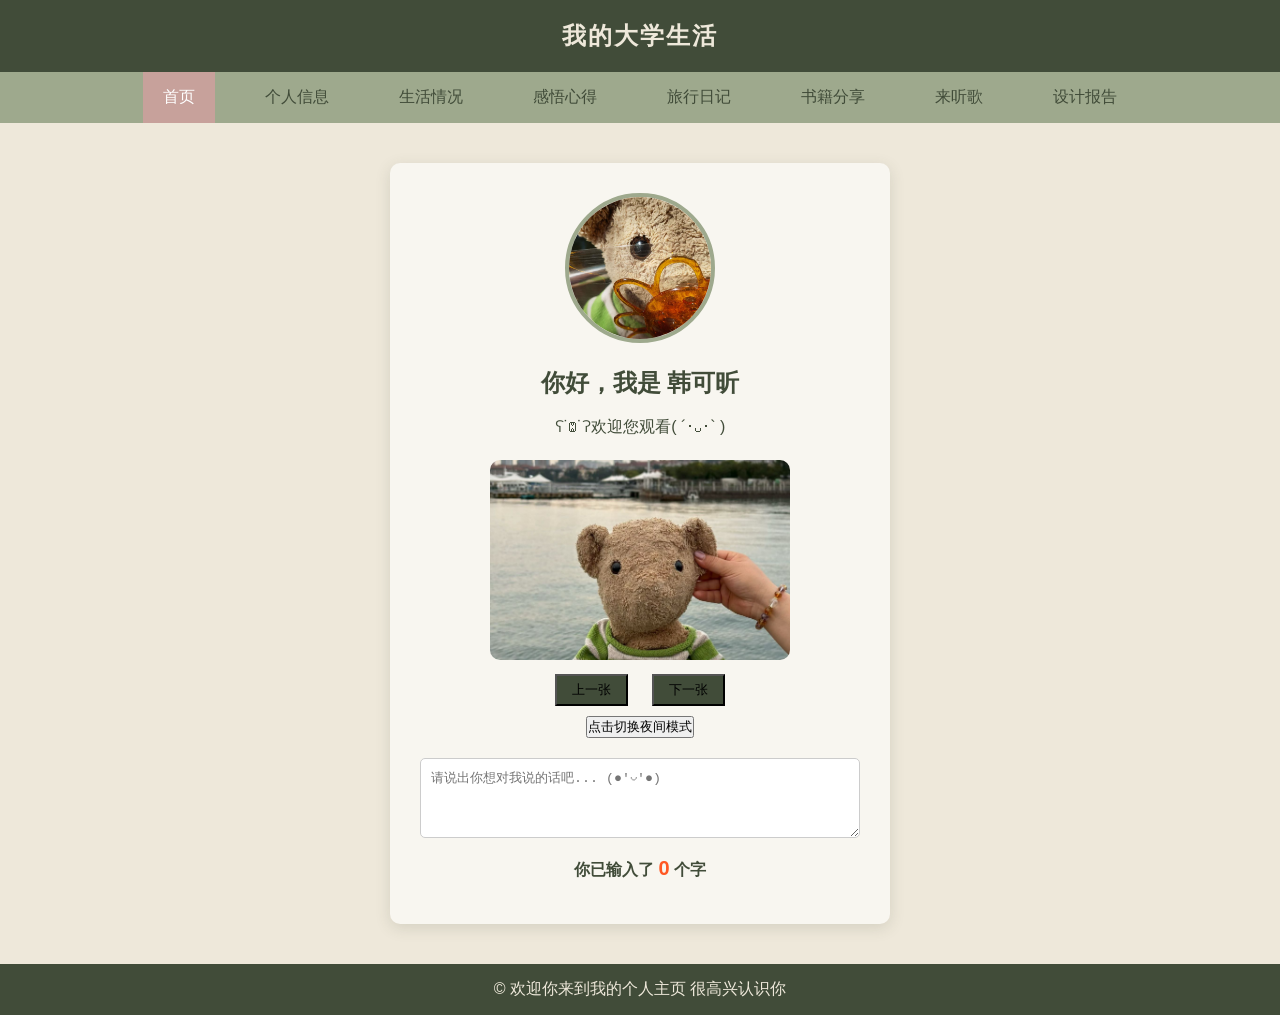
<file: index.html>
<!DOCTYPE html>
<html lang="zh-CN">
<head>
    <meta charset="UTF-8">
    <title>我的大学生活 - 首页</title>
    <link rel="stylesheet" href="css/style.css">
</head>
<body>
    <header>
        <div class="logo">我的大学生活</div>
    </header>

    <nav>
        <ul>
            <li><a href="index.html" " class="active">首页</a></li>
            <li><a href="myself.html">个人信息</a></li>
            <li><a href="life.html">生活情况</a></li>
            <li><a href="hobby.html">感悟心得</a></li>
            <li><a href="diary.html">旅行日记</a></li>

            <li><a href="read.html">书籍分享</a></li>
            <li><a href="music.html" >来听歌</a></li>
           
            

            <li><a href="report.html">设计报告</a></li>
        </ul>
    </nav>

    <main>
        <section class="profile-card">
            <img src="images/avatar.jpg" alt="我的照片" class="avatar">
            <h2>你好，我是 韩可昕</h2>
            <p>ʕ˙Ⱉ˙ʔ欢迎您观看( ´･ᴗ･` )</p>
           
<div class="carousel-container">
  
    <div class="carousel-images">
     
        <img id="carouselImg" src="images/pic1.jpg" alt="轮播图">
    </div>
  
    <div class="carousel-btns">
        <button id="prevBtn">上一张</button>
        <button id="nextBtn">下一张</button>
    </div>
</div>

    
            <button id="changeBtn">点击切换夜间模式</button>
         
<div style="margin-top: 20px;">
    <textarea id="myText" placeholder="请说出你想对我说的话吧... (●'◡'●)" style="width: 100%; height: 80px; padding: 10px; border-radius: 5px; border: 1px solid #ccc;"></textarea>
    <p style="margin-top: 10px; font-weight: bold;">你已输入了 <span id="wordCount" style="color: #ff5722; font-size: 20px;">0</span> 个字</p>
</div>
        </section>
    </main>

    <footer>
        <p>© 欢迎你来到我的个人主页 很高兴认识你</p>
    </footer>

    <script src="js/script.js"></script>
</body>
</html>
</file>
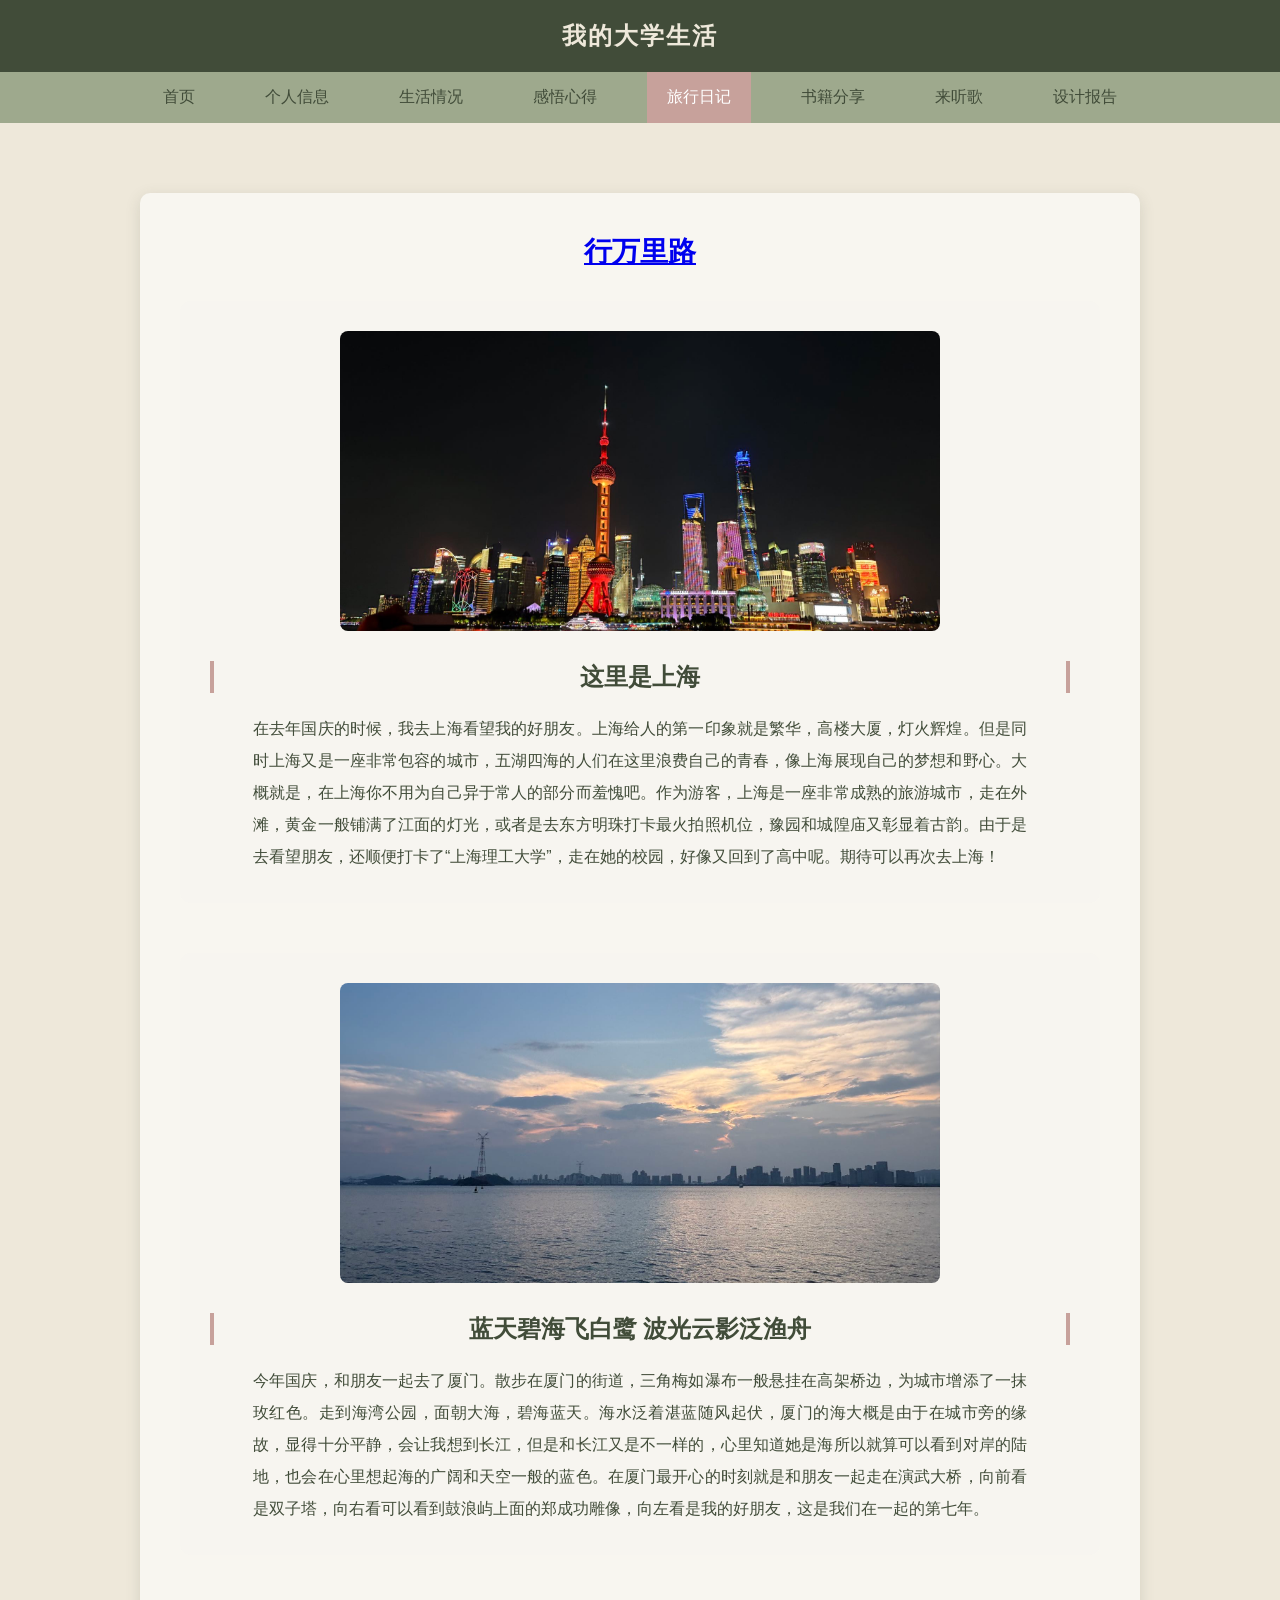
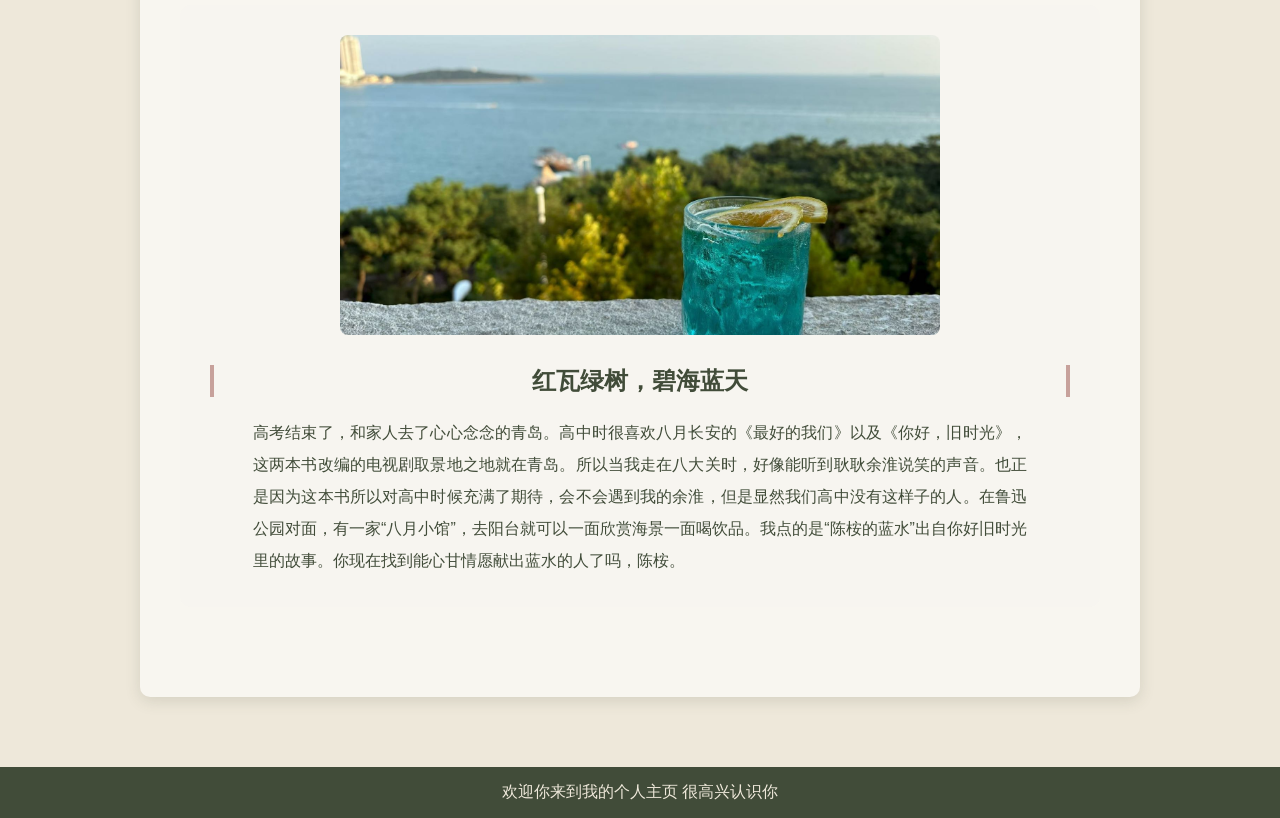
<file: diary.html>
<!DOCTYPE html>
<html lang="zh-CN">
<head>
    <meta charset="UTF-8">
    <title>我的大学生活 - 首页</title>
    <link rel="stylesheet" href="css/style.css">
</head>
<body>
    <header>
        <div class="logo">我的大学生活</div>
    </header>

    <nav>
        <ul>
            <li><a href="index.html">首页</a></li>

            <li><a href="myself.html">个人信息</a></li>
            <li><a href="life.html">生活情况</a></li>
            <li><a href="hobby.html">感悟心得</a></li>
            <li><a href="diary.html" class="active">旅行日记</a></li>
            <li><a href="read.html">书籍分享</a></li>
            <li><a href="music.html" >来听歌</a></li>
            <li><a href="report.html">设计报告</a></li>
        </ul>
    </nav>

   <main>
       
        <div class="hobby-container">
            <h2><a href="diary1.html">行万里路</a>   </h2>
            <div class="photo-grid">
               
                <div class="photo-item">
                    <img src="images/diary1.jpg" "alt="风景">
                    <p>这里是上海</p >
                    <p>在去年国庆的时候，我去上海看望我的好朋友。上海给人的第一印象就是繁华，高楼大厦，灯火辉煌。但是同时上海又是一座非常包容的城市，五湖四海的人们在这里浪费自己的青春，像上海展现自己的梦想和野心。大概就是，在上海你不用为自己异于常人的部分而羞愧吧。作为游客，上海是一座非常成熟的旅游城市，走在外滩，黄金一般铺满了江面的灯光，或者是去东方明珠打卡最火拍照机位，豫园和城隍庙又彰显着古韵。由于是去看望朋友，还顺便打卡了“上海理工大学”，走在她的校园，好像又回到了高中呢。期待可以再次去上海！</p>
                </div>
                <div class="photo-item">
                    <img src="images/diary2.jpg" "alt="风景">
                    <p>蓝天碧海飞白鹭 波光云影泛渔舟</p >
                    <p>今年国庆，和朋友一起去了厦门。散步在厦门的街道，三角梅如瀑布一般悬挂在高架桥边，为城市增添了一抹玫红色。走到海湾公园，面朝大海，碧海蓝天。海水泛着湛蓝随风起伏，厦门的海大概是由于在城市旁的缘故，显得十分平静，会让我想到长江，但是和长江又是不一样的，心里知道她是海所以就算可以看到对岸的陆地，也会在心里想起海的广阔和天空一般的蓝色。在厦门最开心的时刻就是和朋友一起走在演武大桥，向前看是双子塔，向右看可以看到鼓浪屿上面的郑成功雕像，向左看是我的好朋友，这是我们在一起的第七年。</p>
                </div>
                <div class="photo-item">
                    <img src="images/diary3.jpg" "alt="风景">
                    <p>红瓦绿树，碧海蓝天</p >
                    <p>高考结束了，和家人去了心心念念的青岛。高中时很喜欢八月长安的《最好的我们》以及《你好，旧时光》，这两本书改编的电视剧取景地之地就在青岛。所以当我走在八大关时，好像能听到耿耿余淮说笑的声音。也正是因为这本书所以对高中时候充满了期待，会不会遇到我的余淮，但是显然我们高中没有这样子的人。在鲁迅公园对面，有一家“八月小馆”，去阳台就可以一面欣赏海景一面喝饮品。我点的是“陈桉的蓝水”出自你好旧时光里的故事。你现在找到能心甘情愿献出蓝水的人了吗，陈桉。</p>
                </div>
           
            </div>
        </div>
    </main>

    <footer>
        <p>欢迎你来到我的个人主页 很高兴认识你</p >
    </footer>

    <script src="js/script.js"></script>
</body>
</html>
</file>
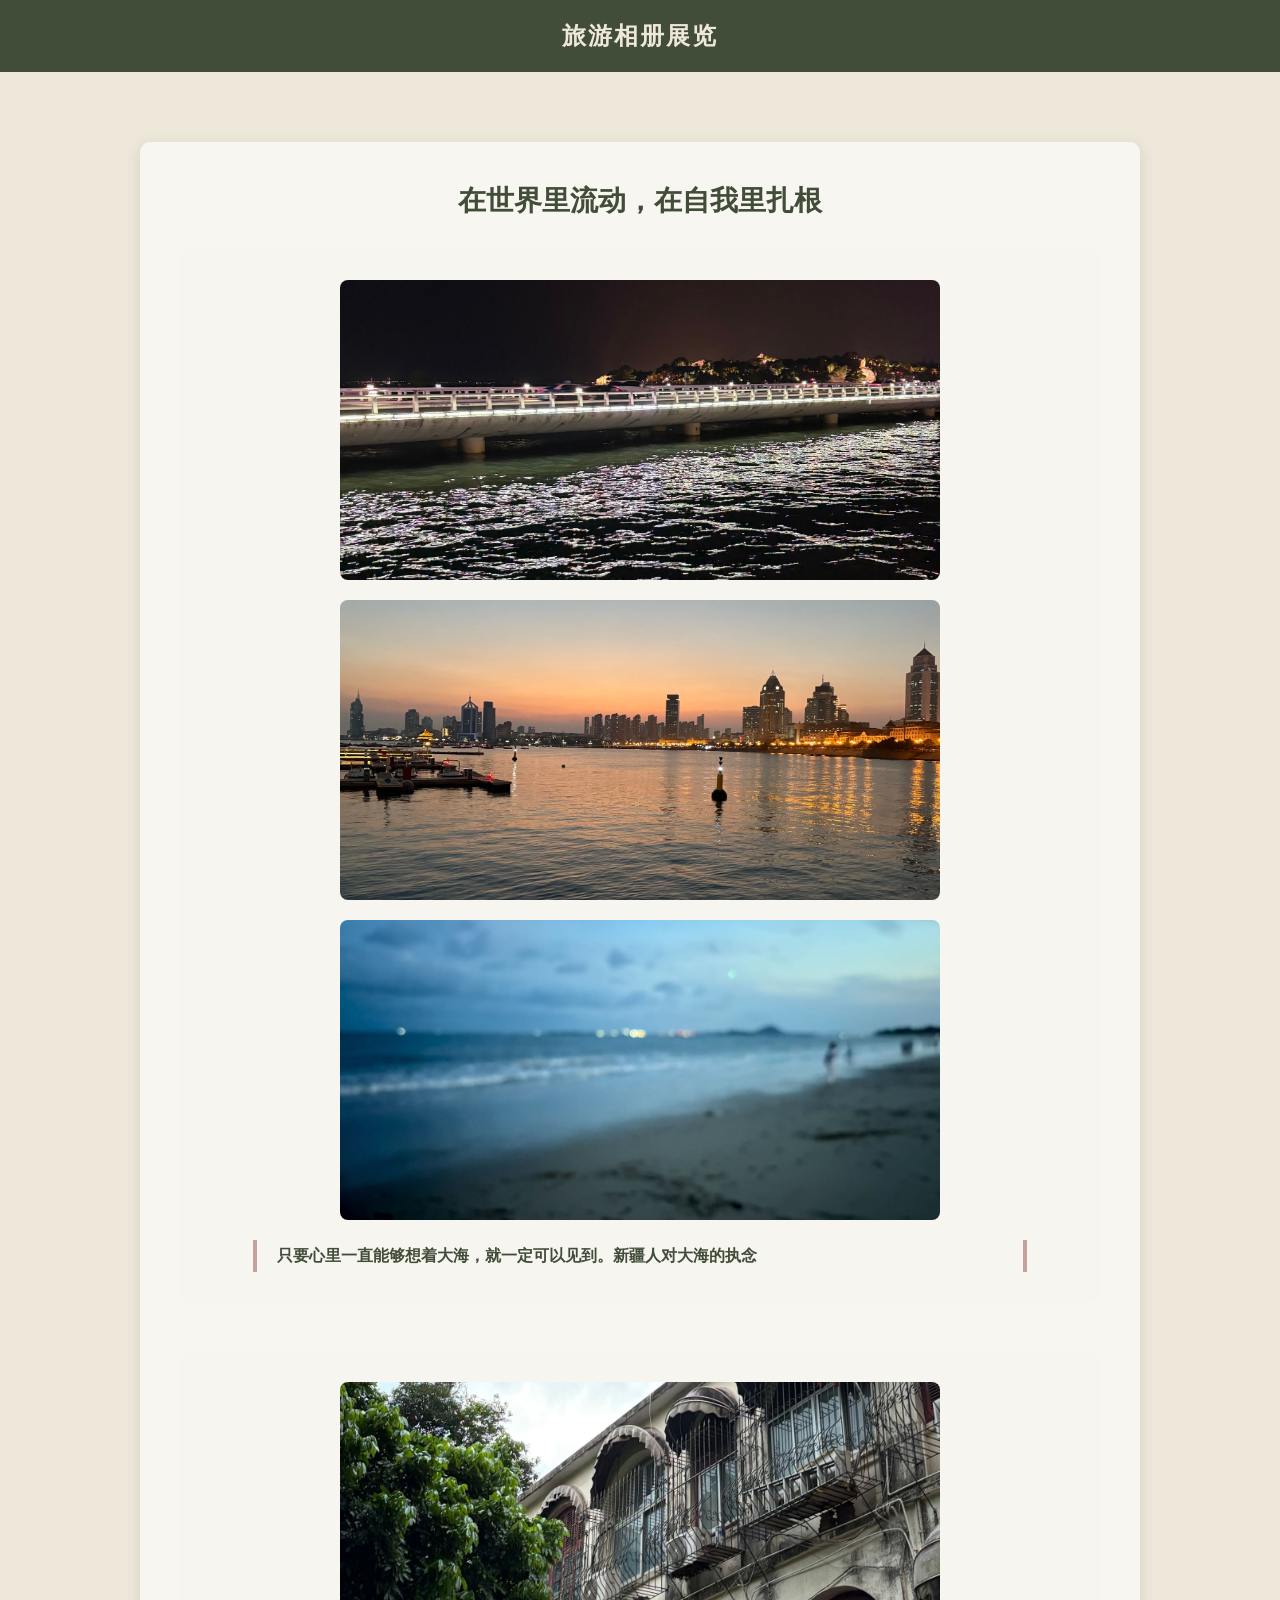
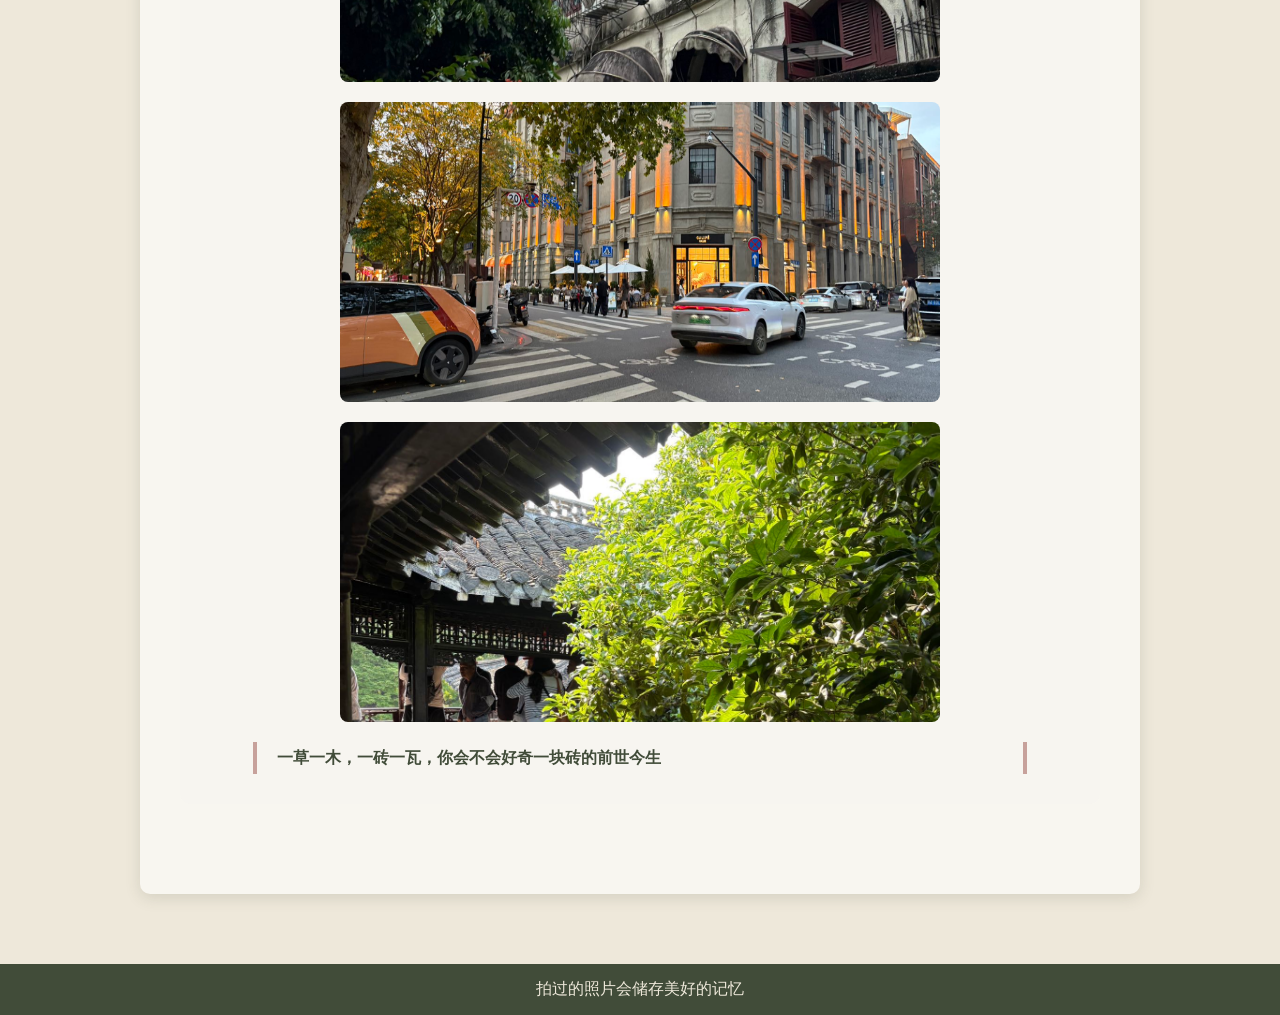
<file: diary1.html>
<!DOCTYPE html>
<html lang="zh-CN">
<head>
    <meta charset="UTF-8">
    <title>我的大学生活 - 首页</title>
    <link rel="stylesheet" href="css/style.css">
</head>
<body>
    <header>
        <div class="logo">旅游相册展览</div>
    </header>

 <main>
        
        <div class="hobby-container">
            <h2>在世界里流动，在自我里扎根</h2>
            <div class="photo-grid">
                
                <div class="photo-item">
                    <img src="images/sea1.jpg" "alt="风景">
                    <img src="images/sea2.jpg" "alt="风景">
                    <img src="images/sea3.jpg" "alt="风景">
                    <p>只要心里一直能够想着大海，就一定可以见到。新疆人对大海的执念</p >
               </div>

                 <div class="photo-item">
                    <img src="images/city1.jpg" "alt="风景">
                    <img src="images/city2.jpg" "alt="风景">
                    <img src="images/city3.jpg" "alt="风景">
                    <p>一草一木，一砖一瓦，你会不会好奇一块砖的前世今生</p >
        
                </div>

     
           
            </div>
        </div>
    </main>
 

  

    <footer>
        <p>拍过的照片会储存美好的记忆</p >
    </footer>

    <script src="js/script.js"></script>
</body>
</html>
</file>
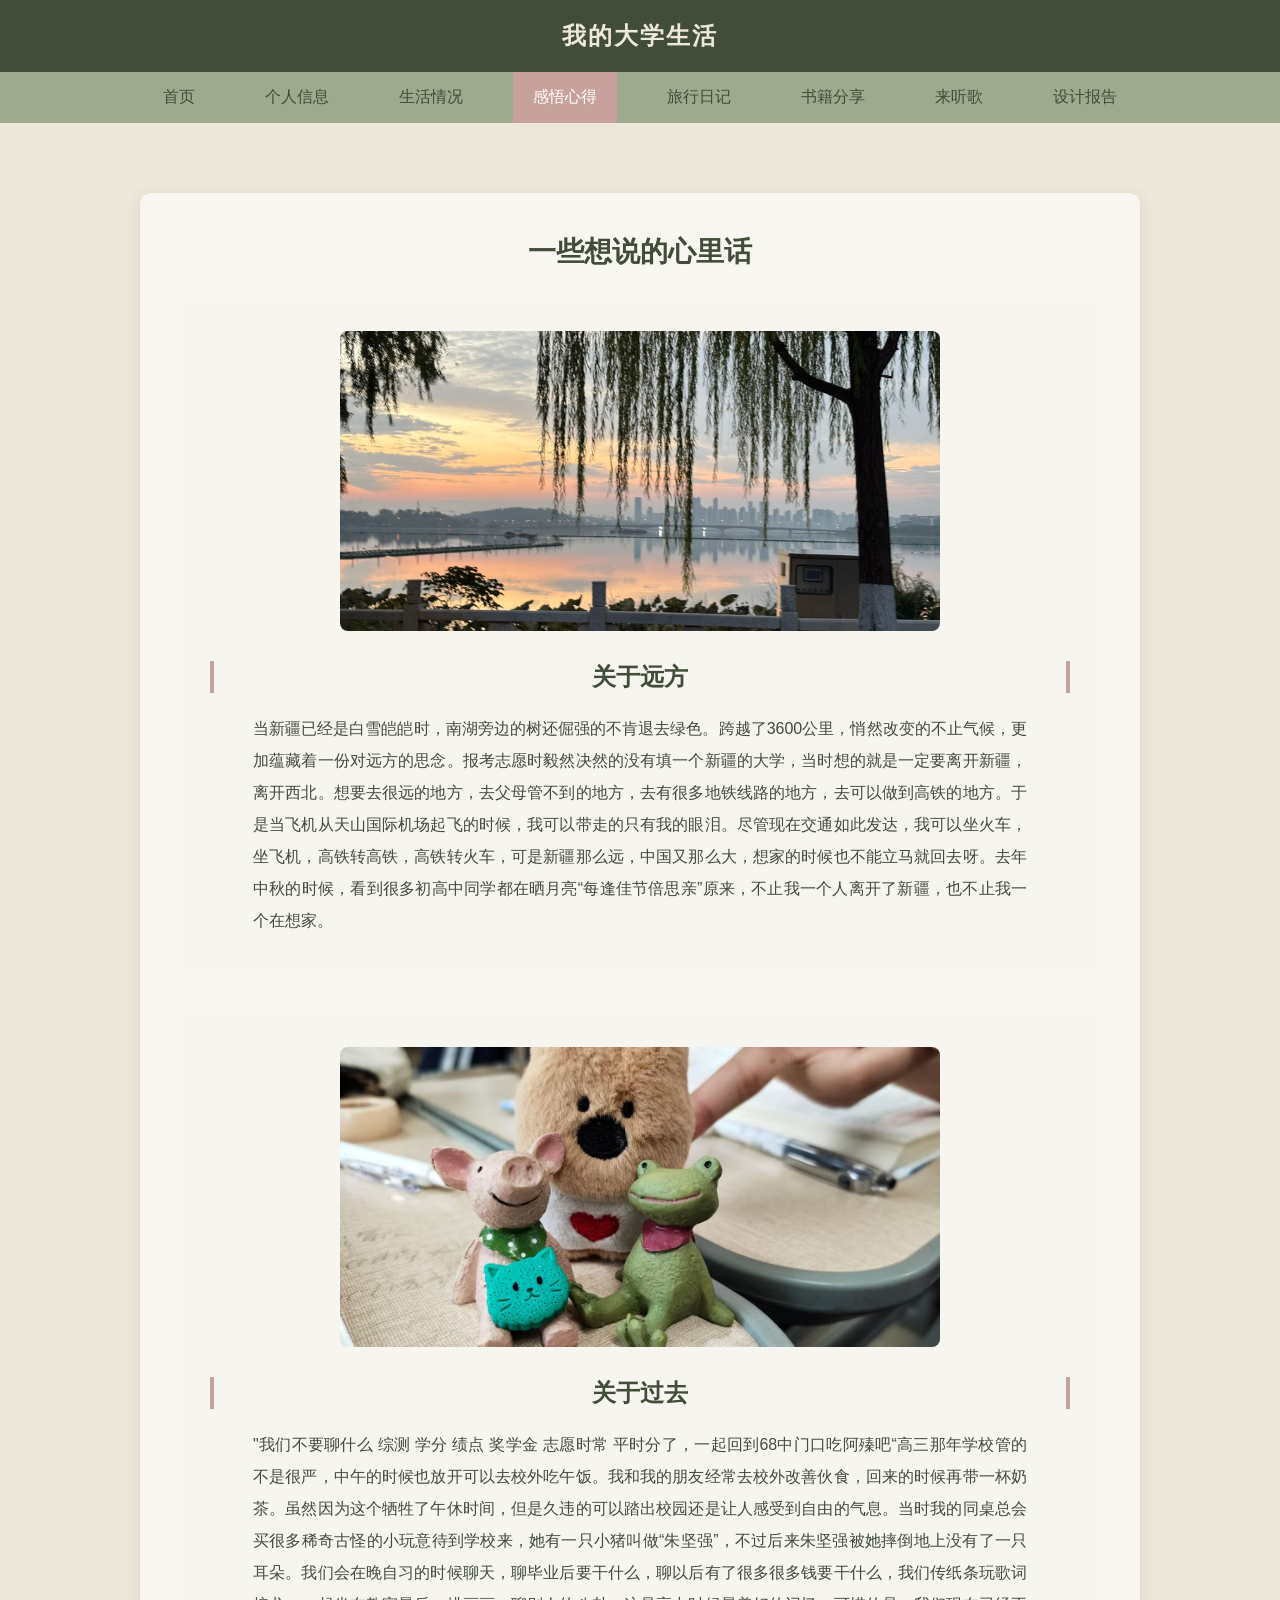
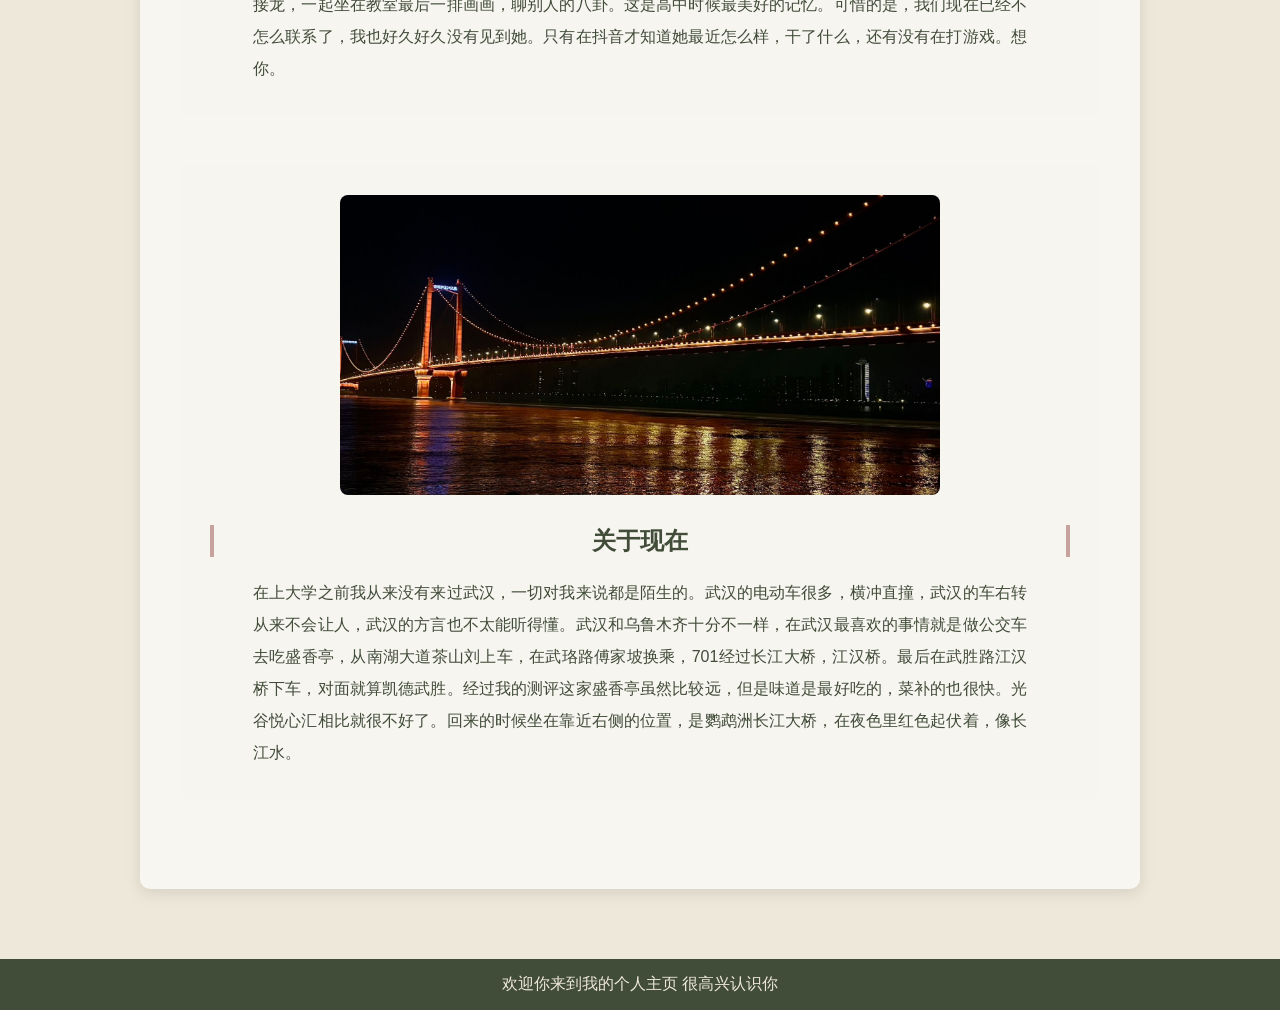
<file: hobby.html>
<!DOCTYPE html>
<html lang="zh-CN">
<head>
    <meta charset="UTF-8">
    <title>我的大学生活 - 首页</title>
    <link rel="stylesheet" href="css/style.css">
</head>
<body>
    <header>
        <div class="logo">我的大学生活</div>
    </header>

    <nav>
        <ul>
            <li><a href="index.html">首页</a ></li>

            <li><a href="myself.html">个人信息</a ></li>
            <li><a href="life.html">生活情况</a ></li>
            <li><a href="hobby.html" " class="active">感悟心得</a ></li>
            <li><a href="diary.html">旅行日记</a ></li>
            <li><a href="read.html">书籍分享</a></li>
            <li><a href="music.html" >来听歌</a></li>
            <li><a href="report.html">设计报告</a></li>
        </ul>
    </nav>


    
 <main>
      
        <div class="hobby-container">
            <h2>一些想说的心里话</h2>
            <div class="photo-grid">
            
                <div class="photo-item">
                    <img src="images/hobby1.jpg" "alt="风景">
                    <p>关于远方</p >
                    <p>当新疆已经是白雪皑皑时，南湖旁边的树还倔强的不肯退去绿色。跨越了3600公里，悄然改变的不止气候，更加蕴藏着一份对远方的思念。报考志愿时毅然决然的没有填一个新疆的大学，当时想的就是一定要离开新疆，离开西北。想要去很远的地方，去父母管不到的地方，去有很多地铁线路的地方，去可以做到高铁的地方。于是当飞机从天山国际机场起飞的时候，我可以带走的只有我的眼泪。尽管现在交通如此发达，我可以坐火车，坐飞机，高铁转高铁，高铁转火车，可是新疆那么远，中国又那么大，想家的时候也不能立马就回去呀。去年中秋的时候，看到很多初高中同学都在晒月亮“每逢佳节倍思亲”原来，不止我一个人离开了新疆，也不止我一个在想家。</p>
                </div>
                <div class="photo-item">
                    <img src="images/hobby2.jpg" "alt="风景">
                    <p>关于过去</p >
                    <p>"我们不要聊什么 综测 学分 绩点 奖学金 志愿时常 平时分了，一起回到68中门口吃阿殝吧“高三那年学校管的不是很严，中午的时候也放开可以去校外吃午饭。我和我的朋友经常去校外改善伙食，回来的时候再带一杯奶茶。虽然因为这个牺牲了午休时间，但是久违的可以踏出校园还是让人感受到自由的气息。当时我的同桌总会买很多稀奇古怪的小玩意待到学校来，她有一只小猪叫做“朱坚强”，不过后来朱坚强被她摔倒地上没有了一只耳朵。我们会在晚自习的时候聊天，聊毕业后要干什么，聊以后有了很多很多钱要干什么，我们传纸条玩歌词接龙，一起坐在教室最后一排画画，聊别人的八卦。这是高中时候最美好的记忆。可惜的是，我们现在已经不怎么联系了，我也好久好久没有见到她。只有在抖音才知道她最近怎么样，干了什么，还有没有在打游戏。想你。</p>
                </div>
                <div class="photo-item">
                    <img src="images/hobby3.jpg" "alt="风景">
                    <p>关于现在</p >
                    <p>在上大学之前我从来没有来过武汉，一切对我来说都是陌生的。武汉的电动车很多，横冲直撞，武汉的车右转从来不会让人，武汉的方言也不太能听得懂。武汉和乌鲁木齐十分不一样，在武汉最喜欢的事情就是做公交车去吃盛香亭，从南湖大道茶山刘上车，在武珞路傅家坡换乘，701经过长江大桥，江汉桥。最后在武胜路江汉桥下车，对面就算凯德武胜。经过我的测评这家盛香亭虽然比较远，但是味道是最好吃的，菜补的也很快。光谷悦心汇相比就很不好了。回来的时候坐在靠近右侧的位置，是鹦鹉洲长江大桥，在夜色里红色起伏着，像长江水。</p>
                </div>
           
            </div>
        </div>
    </main>
 

  

    <footer>
        <p>欢迎你来到我的个人主页 很高兴认识你</p >
    </footer>

    <script src="js/script.js"></script>
</body>
</html>
</file>
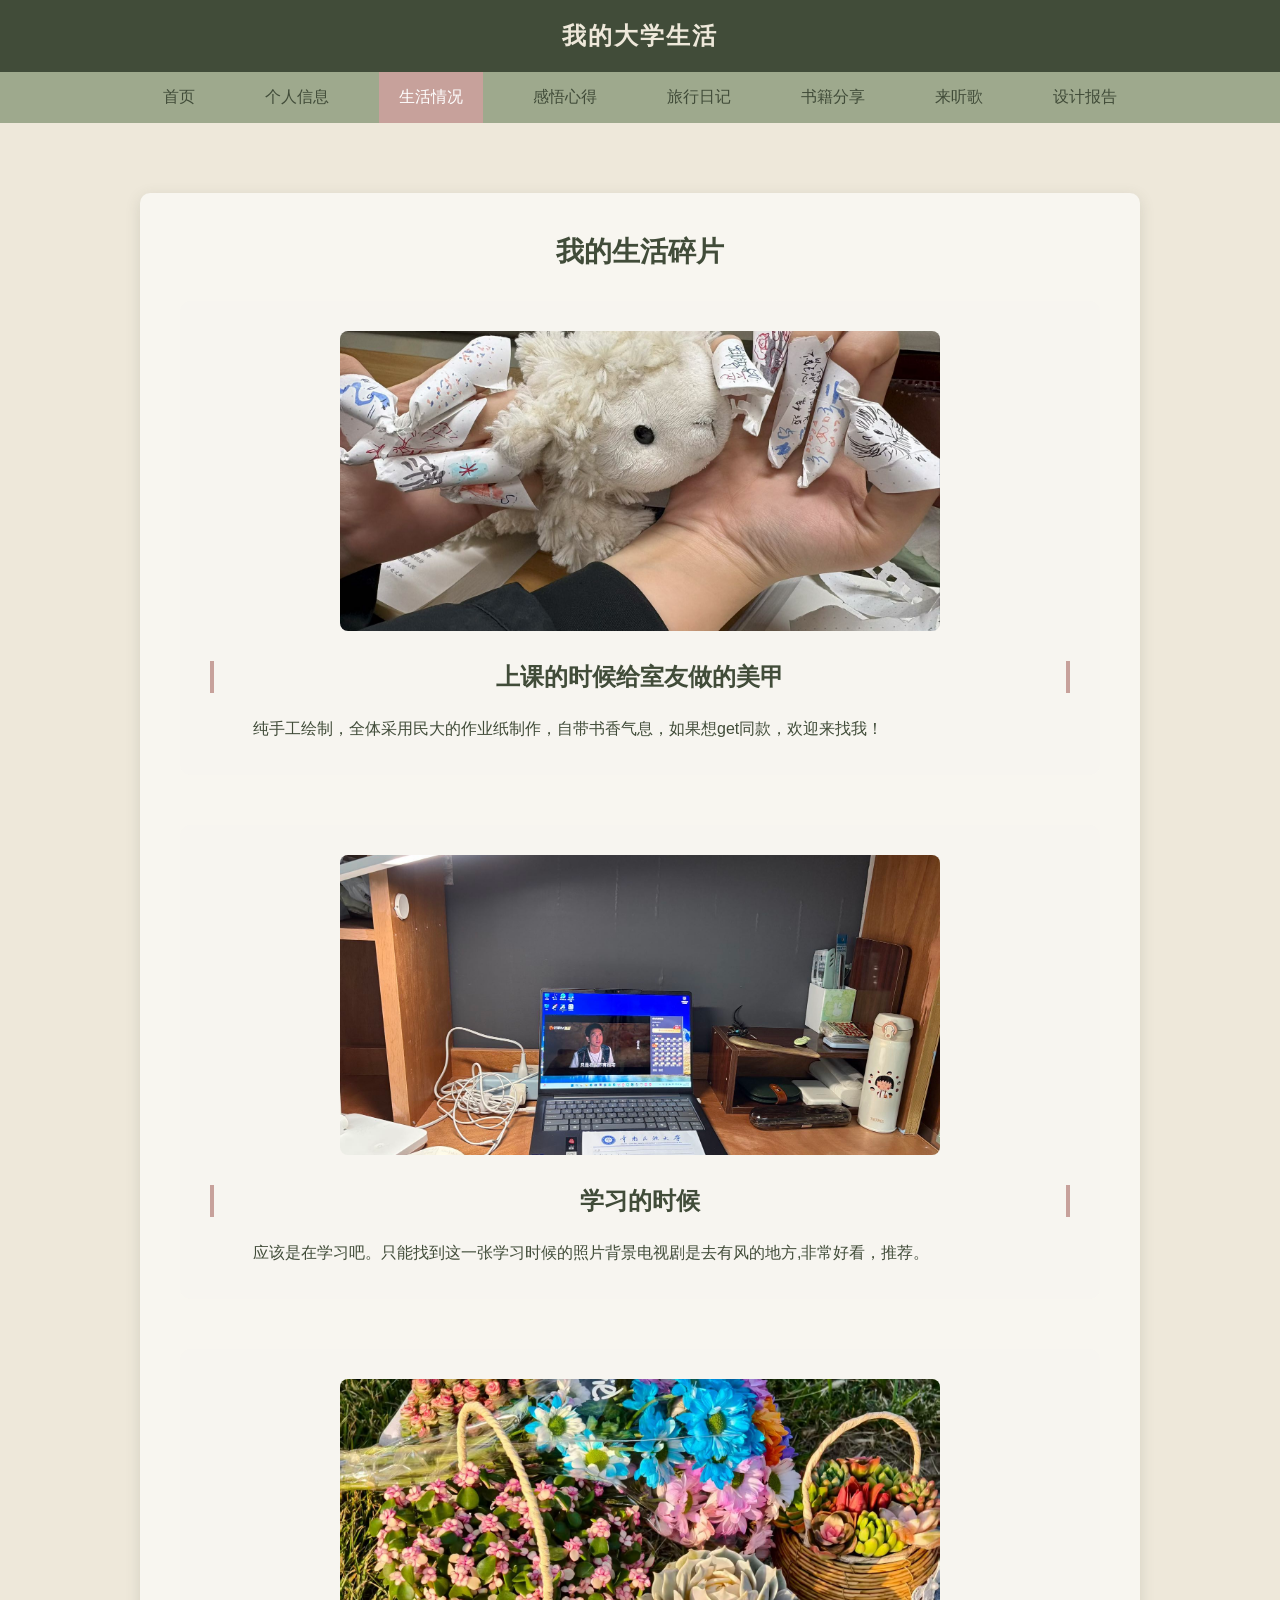
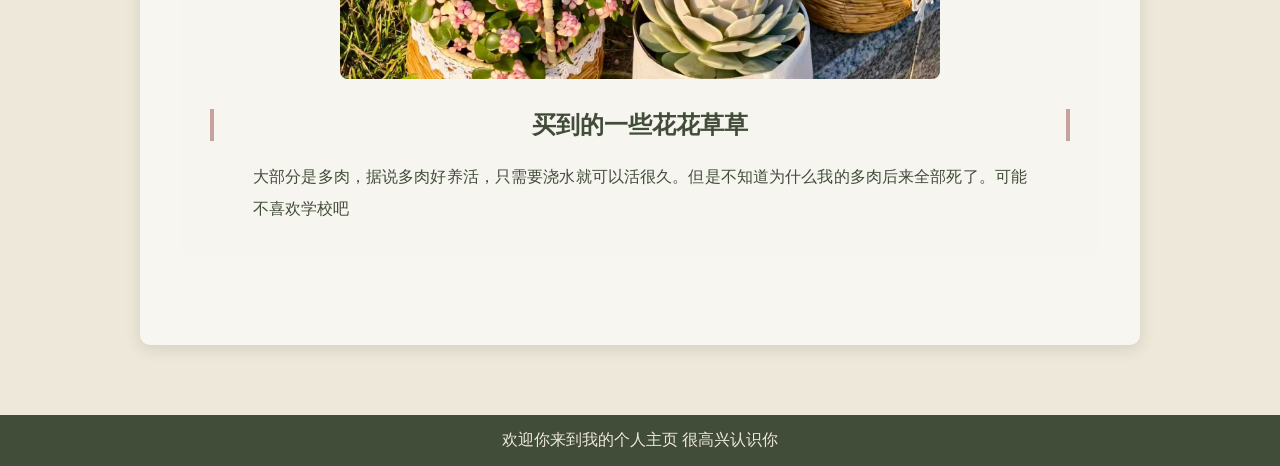
<file: life.html>
<!DOCTYPE html>
<html lang="zh-CN">
<head>
    <meta charset="UTF-8">
    <title>我的大学生活 - 首页</title>
    <link rel="stylesheet" href="css/style.css">
</head>
<body>
    <header>
        <div class="logo">我的大学生活</div>
    </header>

    <nav>
        <ul>
            <li><a href="index.html">首页</a></li>

            <li><a href="myself.html">个人信息</a></li>
            <li><a href="life.html" class="active">生活情况</a></li>
            <li><a href="hobby.html">感悟心得</a></li>
            <li><a href="diary.html">旅行日记</a></li>
            <li><a href="read.html">书籍分享</a></li>
            <li><a href="music.html" >来听歌</a></li>
            <li><a href="report.html">设计报告</a></li>
        </ul>
    </nav>

    <main>
  
   
        <!-- 专门为生活页面写的一个新容器 -->
        <div class="hobby-container">
            <h2>我的生活碎片</h2>
            <div class="photo-grid">
                <!-- 每个 div 是一张图，你可以复制多个 -->
                <div class="photo-item">
                    <img src="images/life1.jpg" alt="美食">
                    <p>上课的时候给室友做的美甲</p >
                    <p>纯手工绘制，全体采用民大的作业纸制作，自带书香气息，如果想get同款，欢迎来找我！</p >
                        
              
                </div>
                <div class="photo-item">
                    <img src="images/life2.jpg" alt="风景">
                    <p>学习的时候</p >
                    <p>应该是在学习吧。只能找到这一张学习时候的照片背景电视剧是去有风的地方,非常好看，推荐。</p >
                </div>
                <div class="photo-item">
                    <img src="images/life3.jpg" alt="玩偶">
                    <p>买到的一些花花草草</p >
                    <p>大部分是多肉，据说多肉好养活，只需要浇水就可以活很久。但是不知道为什么我的多肉后来全部死了。可能不喜欢学校吧</p >
                </div>
       
        </div>
    </main>
   

    <footer>
        <p>欢迎你来到我的个人主页 很高兴认识你</p >
    </footer>

    <script src="js/script.js"></script>
</body>
</html>
</file>
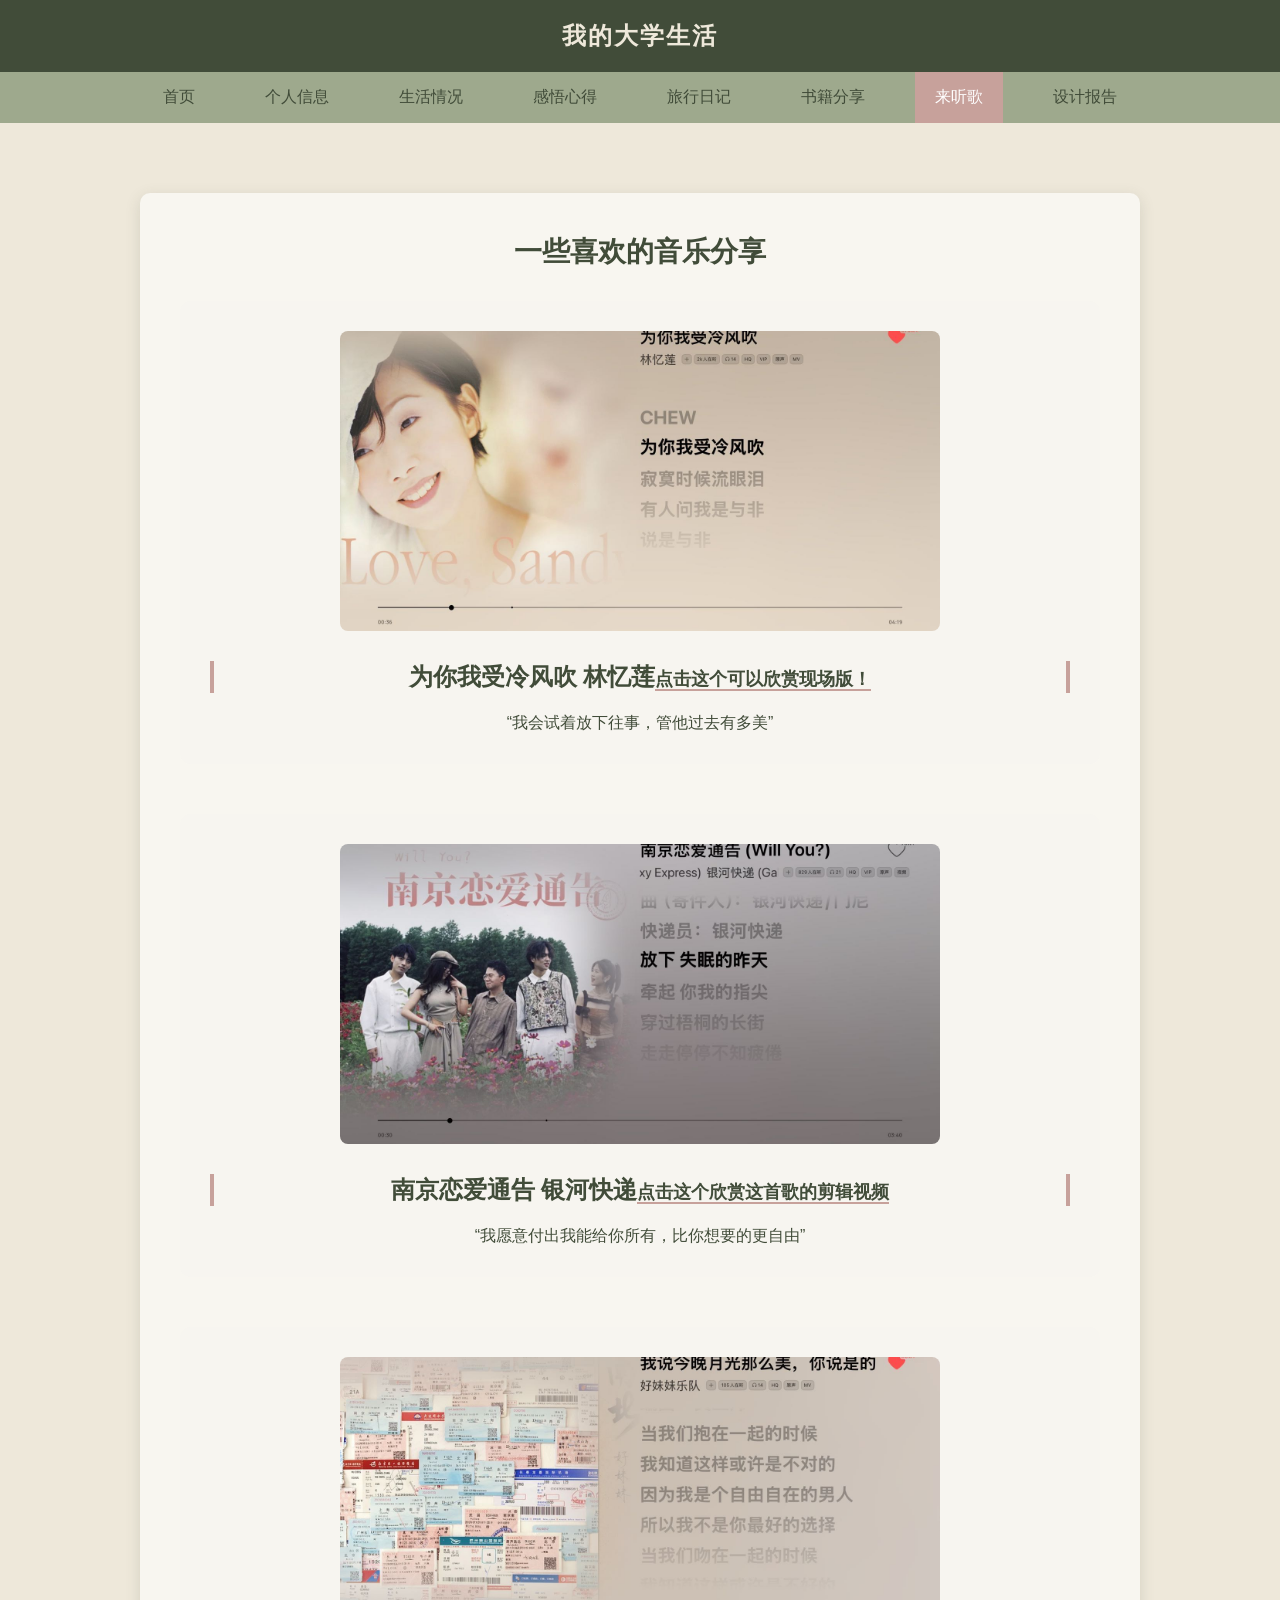
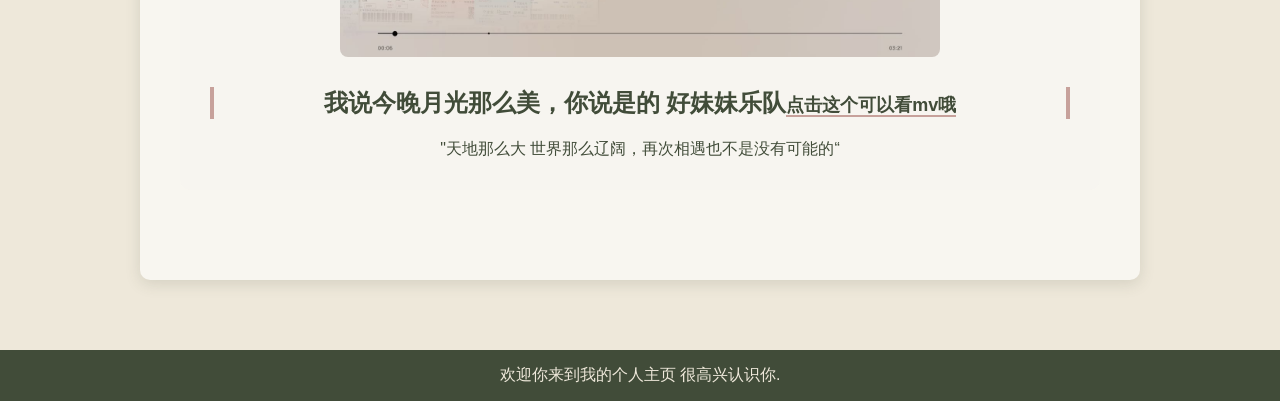
<file: music.html>
<!DOCTYPE html>
<html lang="zh-CN">
<head>
    <meta charset="UTF-8">
    <title>我的大学生活 - 首页</title>
    <link rel="stylesheet" href="css/style.css">
</head>
<body>
    <header>
        <div class="logo">我的大学生活</div>
    </header>

    <nav>
        <ul>
            <li><a href="index.html">首页</a></li>

            <li><a href="myself.html">个人信息</a></li>
            <li><a href="life.html">生活情况</a></li>
            <li><a href="hobby.html">感悟心得</a></li>
            <li><a href="diary.html">旅行日记</a></li>
            <li><a href="read.html" >书籍分享</a></li>
           <li><a href="music.html" class="active">来听歌</a></li>

            <li><a href="report.html">设计报告</a></li>
        </ul>
    </nav>

    <main>
  
   
 
        <div class="hobby-container">
            <h2>一些喜欢的音乐分享</h2>
            <div class="photo-grid">
                <!-- 每个 div 是一张图，你可以复制多个 -->
                <div class="photo-item">
                    <img src="images/music1.jpg" alt="美食">
                    <p>
                          为你我受冷风吹 林忆莲<a href="https://www.bilibili.com/video/BV1Nu411D7GS/?spm_id_from=333.337.search-card.all.click" target="_blank">点击这个可以欣赏现场版！</a>     
                <p>“我会试着放下往事，管他过去有多美”</p >
                  </p >
                </div>
                <div class="photo-item">
                    <img src="images/music2.jpg" alt="风景">
                     <p>
                          南京恋爱通告 银河快递<a href="https://www.bilibili.com/video/BV1tm411977R/?spm_id_from=333.337.search-card.all.click" target="_blank">点击这个欣赏这首歌的剪辑视频</a> 
                <p>“我愿意付出我能给你所有，比你想要的更自由”</p >
                  </p >

                </div>
                <div class="photo-item">
                    <img src="images/music3.jpg" alt="玩偶">
                    <p>我说今晚月光那么美，你说是的 好妹妹乐队<a href="https://www.bilibili.com/video/BV1C44114733/?spm_id_from=333.337.search-card.all.click" target="_blank">点击这个可以看mv哦</a>   
               <p> "天地那么大 世界那么辽阔，再次相遇也不是没有可能的“</p >
                </p >
                </div>
       
        </div>
    </main>
   

    <footer>
        <p>欢迎你来到我的个人主页 很高兴认识你.</p >
    </footer>

    <script src="js/script.js"></script>
</body>
</html>
</file>
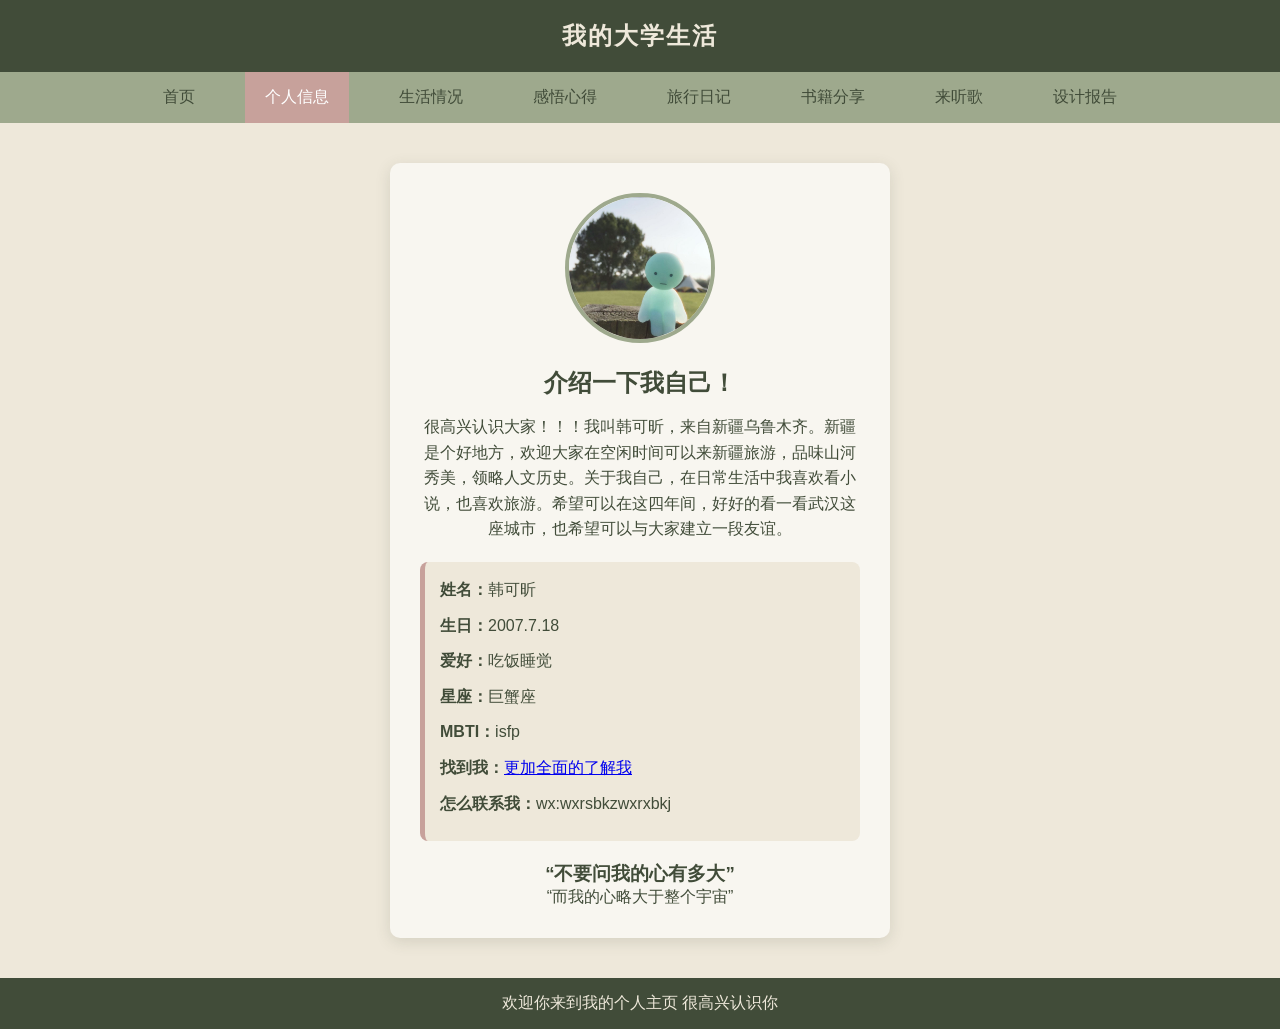
<file: myself.html>
<!DOCTYPE html>
<html lang="zh-CN">
<head>
    <meta charset="UTF-8">
    <title>我的大学生活 - 首页</title>
    <link rel="stylesheet" href="css/style.css">
</head>
<body>
    <header>
        <div class="logo">我的大学生活</div>
    </header>

    <nav>
        <ul>
            <li><a href="index.html">首页</a ></li>
            <li><a href="myself.html"" class="active">个人信息</a ></li>
            <li><a href="life.html">生活情况</a ></li>
            <li><a href="hobby.html">感悟心得</a ></li>
            <li><a href="report.html">旅行日记</a ></li>
            <li><a href="read.html">书籍分享</a></li>
            <li><a href="music.html" >来听歌</a></li>
            <li><a href="report.html">设计报告</a ></li>
        </ul>
    </nav>
<main>
    <section class="profile-card">
<img src="images/myself.jpg" alt="我的照片" class="avatar">
            <h2>介绍一下我自己！</h2>
            <p>很高兴认识大家！！！我叫韩可昕，来自新疆乌鲁木齐。新疆是个好地方，欢迎大家在空闲时间可以来新疆旅游，品味山河秀美，领略人文历史。关于我自己，在日常生活中我喜欢看小说，也喜欢旅游。希望可以在这四年间，好好的看一看武汉这座城市，也希望可以与大家建立一段友谊。</p >
            
            <div class="info">
                <p><strong>姓名：</strong>韩可昕</p >
                <p><strong>生日：</strong>2007.7.18</p >
                <p><strong>爱好：</strong>吃饭睡觉</p >
                <p><strong>星座：</strong>巨蟹座</p >
                <p><strong>MBTI：</strong>isfp</p >
                <p><strong>找到我：</strong><a href="myself2.html">更加全面的了解我</a>   </p >
                <p><strong>怎么联系我：</strong>wx:wxrsbkzwxrxbkj</p >

            </div>

            <h3>“不要问我的心有多大”</h3>
            <blockquote>
                “而我的心略大于整个宇宙”
            </blockquote>
    </section>
</main>

    <footer>
        <p>欢迎你来到我的个人主页 很高兴认识你</p >
    </footer>

    <script src="js/script.js"></script>
</body>
</html>
</file>
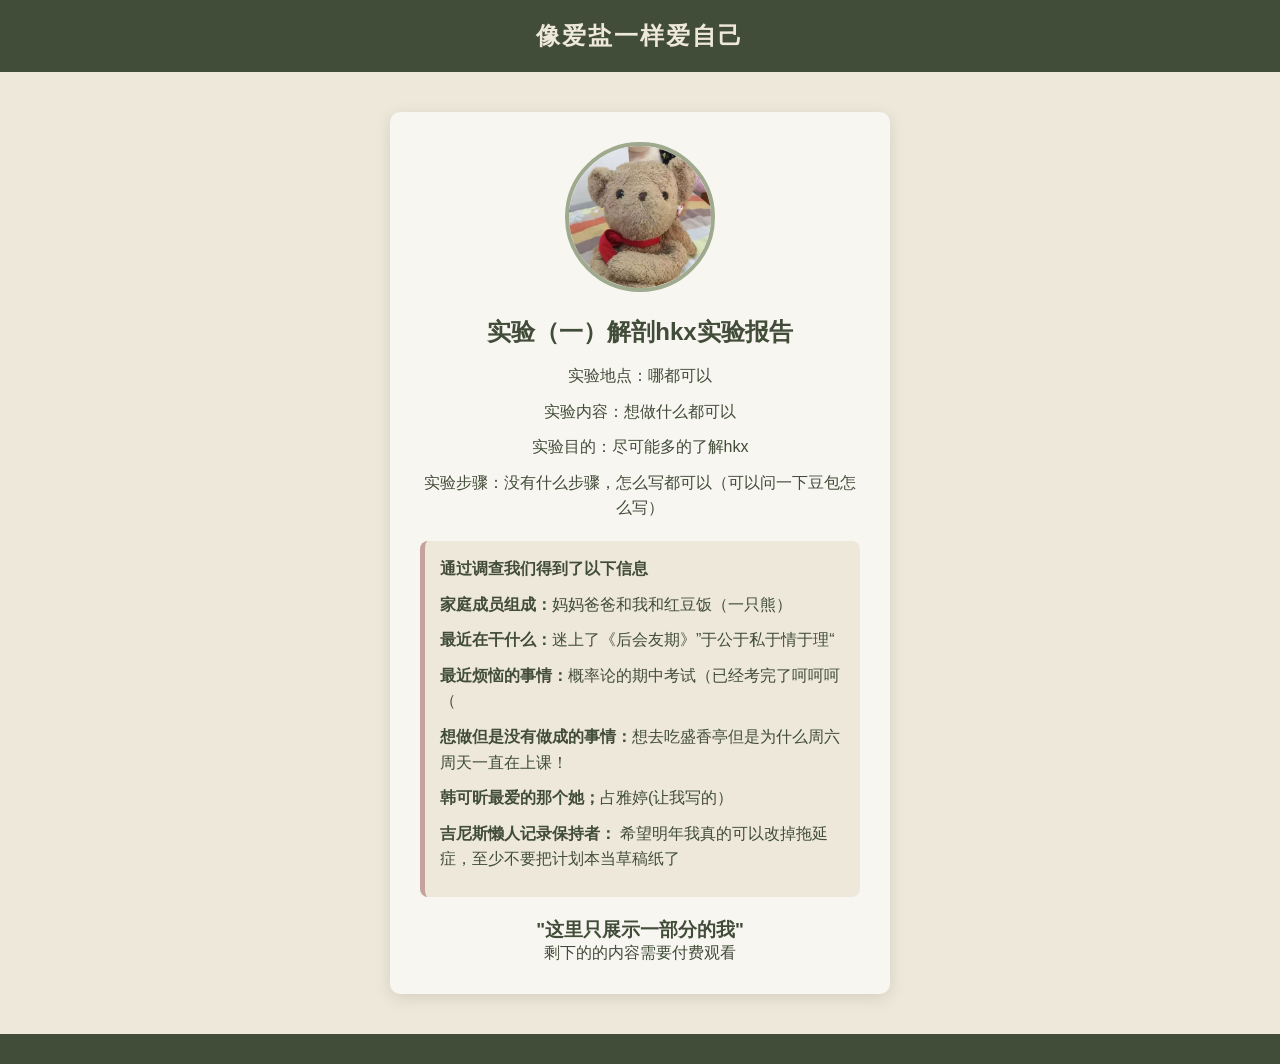
<file: myself2.html>
<!DOCTYPE html>
<html lang="zh-CN">
<head>
    <meta charset="UTF-8">
    <title>我的大学生活 - 首页</title>
    <link rel="stylesheet" href="css/style.css">
</head>
<body>
    <header>
        <div class="logo">像爱盐一样爱自己</div>
    </header>
<main>
    <section class="profile-card">
<img src="images/myself2.jpg" alt="我的照片" class="avatar">
            <h2>实验（一）解剖hkx实验报告</h2>
            <p>实验地点：哪都可以</p >
            <p>实验内容：想做什么都可以</p >
            <p>实验目的：尽可能多的了解hkx</p >
            <p>实验步骤：没有什么步骤，怎么写都可以（可以问一下豆包怎么写）</p >



            
            <div class="info">
                <p><strong>通过调查我们得到了以下信息</strong>
                <p><strong>家庭成员组成：</strong>妈妈爸爸和我和红豆饭（一只熊）</p >
                <p><strong>最近在干什么：</strong>迷上了《后会友期》”于公于私于情于理“</p >
                <p><strong>最近烦恼的事情：</strong>概率论的期中考试（已经考完了呵呵呵（</p >
                <p><strong>想做但是没有做成的事情：</strong>想去吃盛香亭但是为什么周六周天一直在上课！</p >
                <p><strong>韩可昕最爱的那个她；</strong>占雅婷(让我写的）</p >
                <p><strong>吉尼斯懒人记录保持者： </strong>希望明年我真的可以改掉拖延症，至少不要把计划本当草稿纸了 </p >
            </div>

            <h3>"这里只展示一部分的我"</h3>
            <blockquote>
                剩下的的内容需要付费观看
            </blockquote>
    </section>
</main>

    <footer>
        <p除了我自己，我不成为任何人.</p >
    </footer>

    <script src="js/script.js"></script>
</body>
</html>
</file>
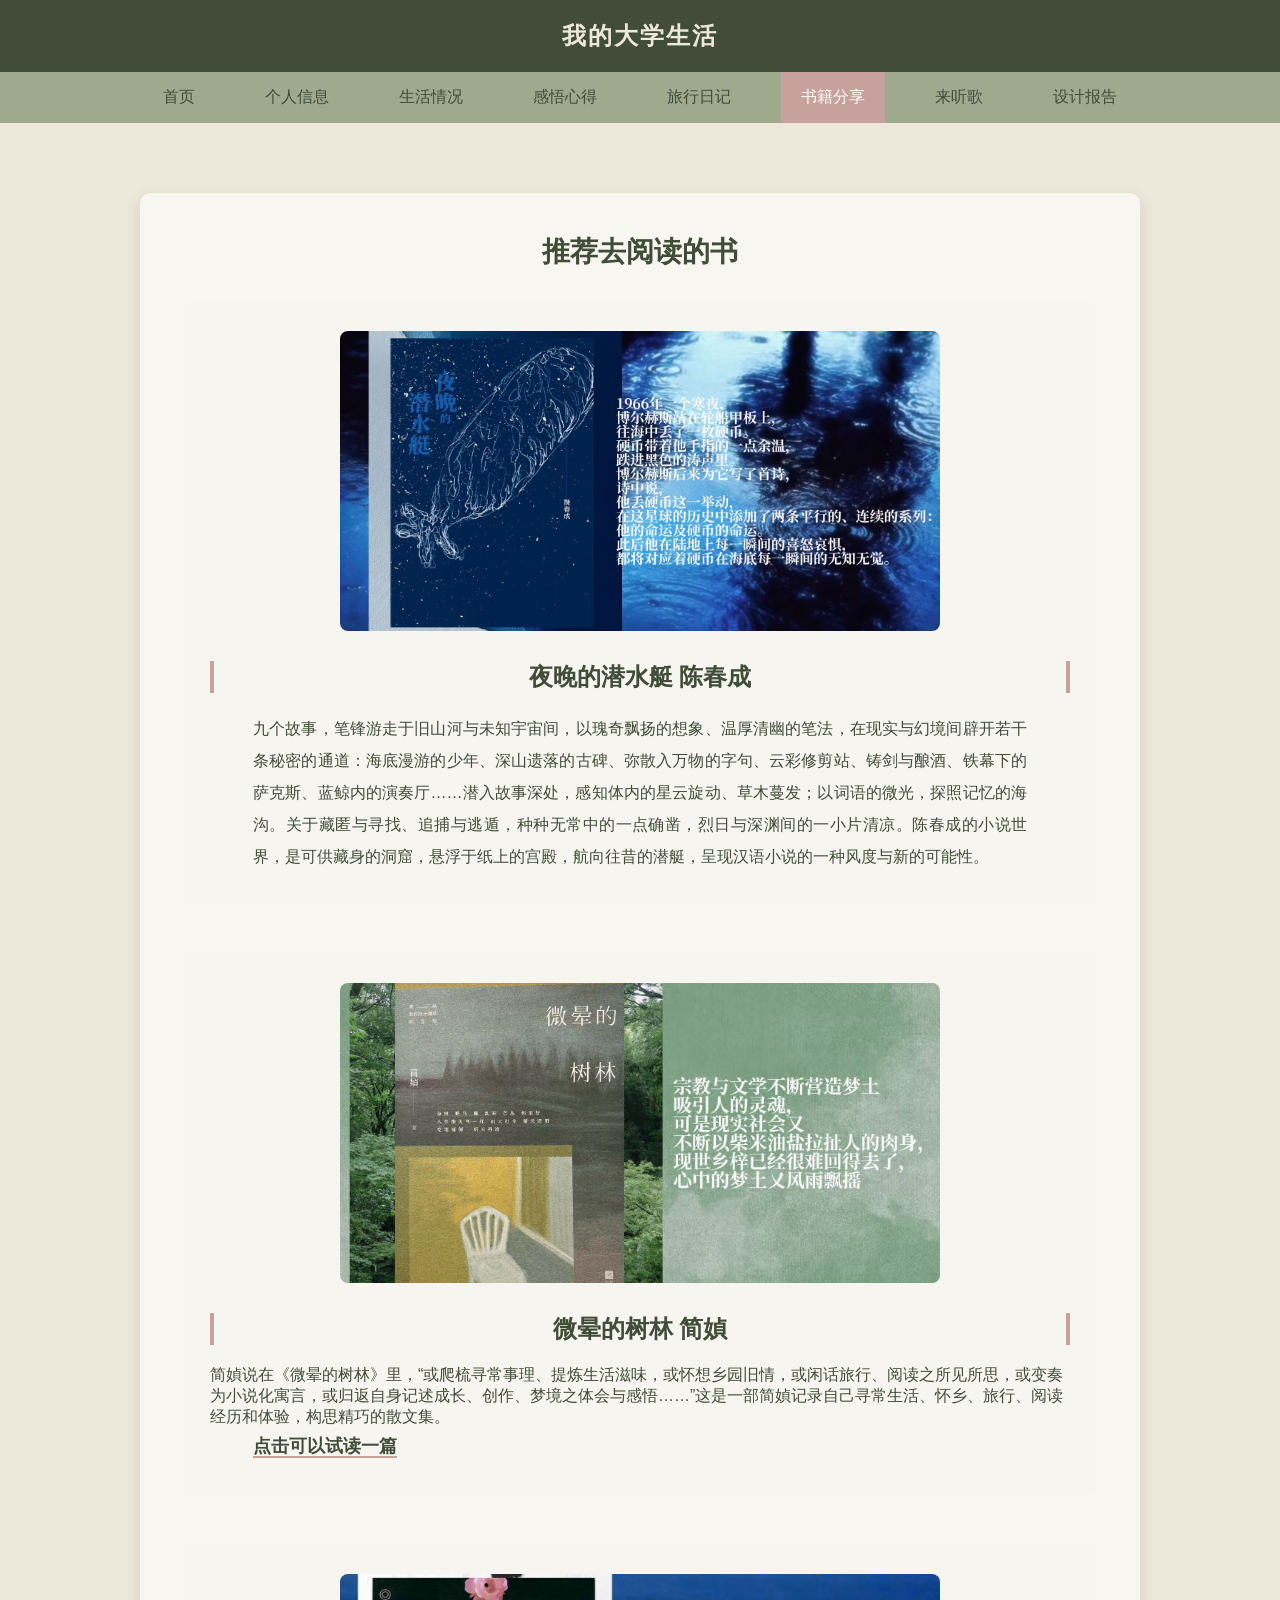
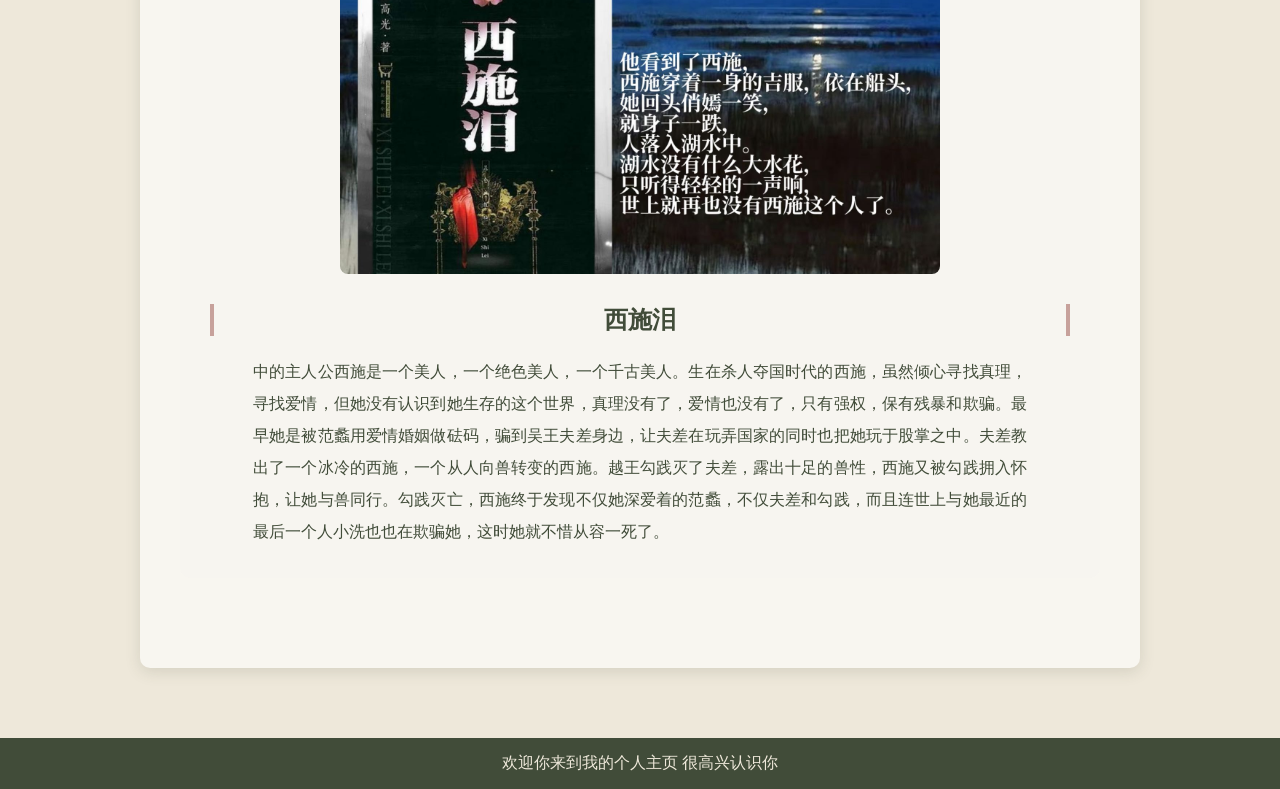
<file: read.html>
<!DOCTYPE html>
<html lang="zh-CN">
<head>
    <meta charset="UTF-8">
    <title>我的大学生活 - 首页</title>
    <link rel="stylesheet" href="css/style.css">
</head>
<body>
    <header>
        <div class="logo">我的大学生活</div>
    </header>

    <nav>
        <ul>
            <li><a href="index.html">首页</a></li>

            <li><a href="myself.html">个人信息</a></li>
            <li><a href="life.html">生活情况</a></li>
            <li><a href="hobby.html">感悟心得</a></li>
            <li><a href="diary.html">旅行日记</a></li>
            <li><a href="read.html" class="active">书籍分享</a></li>
            <li><a href="music.html" >来听歌</a></li>


            <li><a href="report.html">设计报告</a></li>
        </ul>
    </nav>

    <main>
  
   
               <div class="hobby-container">
            <h2>推荐去阅读的书</h2>
            <div class="photo-grid">
               
                <div class="photo-item">
                    <img src="images/read1.jpg" alt="美食">
                    <p>夜晚的潜水艇 陈春成 </p >
                    <p>九个故事，笔锋游走于旧山河与未知宇宙间，以瑰奇飘扬的想象、温厚清幽的笔法，在现实与幻境间辟开若干条秘密的通道：海底漫游的少年、深山遗落的古碑、弥散入万物的字句、云彩修剪站、铸剑与酿酒、铁幕下的萨克斯、蓝鲸内的演奏厅……潜入故事深处，感知体内的星云旋动、草木蔓发；以词语的微光，探照记忆的海沟。关于藏匿与寻找、追捕与逃遁，种种无常中的一点确凿，烈日与深渊间的一小片清凉。陈春成的小说世界，是可供藏身的洞窟，悬浮于纸上的宫殿，航向往昔的潜艇，呈现汉语小说的一种风度与新的可能性。 </p >
                         
                </div>
                <div class="photo-item">
                    <img src="images/read2.jpg" alt="风景">
                    <p>微晕的树林 简媜</p >
                    <p>简媜说在《微晕的树林》里，“或爬梳寻常事理、提炼生活滋味，或怀想乡园旧情，或闲话旅行、阅读之所见所思，或变奏为小说化寓言，或归返自身记述成长、创作、梦境之体会与感悟……”这是一部简媜记录自己寻常生活、怀乡、旅行、阅读经历和体验，构思精巧的散文集。</p >
                    <p><a href="read1.html" target="_blank">点击可以试读一篇</a > </p >               

                </div>
                <div class="photo-item">
                    <img src="images/read3.jpg" alt="玩偶">
                    <p>西施泪</p >
                     <p>中的主人公西施是一个美人，一个绝色美人，一个千古美人。生在杀人夺国时代的西施，虽然倾心寻找真理，寻找爱情，但她没有认识到她生存的这个世界，真理没有了，爱情也没有了，只有强权，保有残暴和欺骗。最早她是被范蠡用爱情婚姻做砝码，骗到吴王夫差身边，让夫差在玩弄国家的同时也把她玩于股掌之中。夫差教出了一个冰冷的西施，一个从人向兽转变的西施。越王勾践灭了夫差，露出十足的兽性，西施又被勾践拥入怀抱，让她与兽同行。勾践灭亡，西施终于发现不仅她深爱着的范蠡，不仅夫差和勾践，而且连世上与她最近的最后一个人小洗也也在欺骗她，这时她就不惜从容一死了。</p >
                </div>
       
        </div>
    </main>
   

    <footer>
        <p>欢迎你来到我的个人主页 很高兴认识你</p >
    </footer>

    <script src="js/script.js"></script>
</body>
</html>
</file>
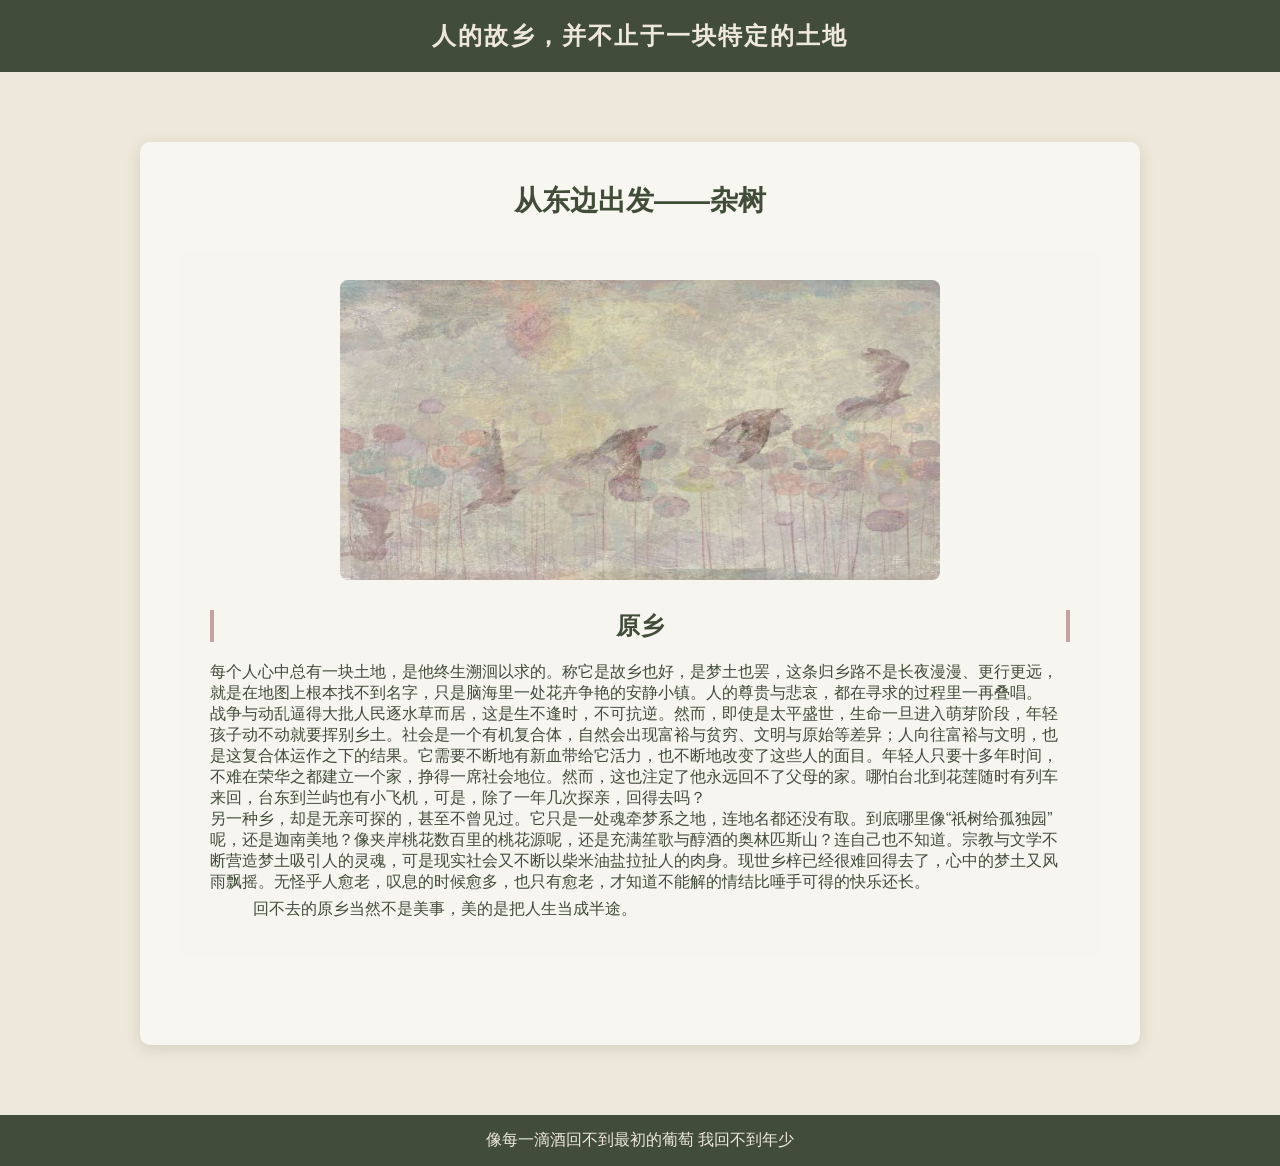
<file: read1.html>
<!DOCTYPE html>
<html lang="zh-CN">
<head>
    <meta charset="UTF-8">
    <title>我的大学生活 - 首页</title>
    <link rel="stylesheet" href="css/style.css">
</head>
<body>
    <header>
        <div class="logo">人的故乡，并不止于一块特定的土地</div>
    </header>

 <main>
        
        <div class="hobby-container">
            <h2>从东边出发——杂树</h2>
            <div class="photo-grid">
                
                <div class="photo-item">
                    <img src="images/book1.jpg" "alt="风景">
                    <p>原乡</p >
                    <p>  每个人心中总有一块土地，是他终生溯洄以求的。称它是故乡也好，是梦土也罢，这条归乡路不是长夜漫漫、更行更远，就是在地图上根本找不到名字，只是脑海里一处花卉争艳的安静小镇。人的尊贵与悲哀，都在寻求的过程里一再叠唱。</p >

<p>  战争与动乱逼得大批人民逐水草而居，这是生不逢时，不可抗逆。然而，即使是太平盛世，生命一旦进入萌芽阶段，年轻孩子动不动就要挥别乡土。社会是一个有机复合体，自然会出现富裕与贫穷、文明与原始等差异；人向往富裕与文明，也是这复合体运作之下的结果。它需要不断地有新血带给它活力，也不断地改变了这些人的面目。年轻人只要十多年时间，不难在荣华之都建立一个家，挣得一席社会地位。然而，这也注定了他永远回不了父母的家。哪怕台北到花莲随时有列车来回，台东到兰屿也有小飞机，可是，除了一年几次探亲，回得去吗？</p >

<p>  另一种乡，却是无亲可探的，甚至不曾见过。它只是一处魂牵梦系之地，连地名都还没有取。到底哪里像“祇树给孤独园”呢，还是迦南美地？像夹岸桃花数百里的桃花源呢，还是充满笙歌与醇酒的奥林匹斯山？连自己也不知道。宗教与文学不断营造梦土吸引人的灵魂，可是现实社会又不断以柴米油盐拉扯人的肉身。现世乡梓已经很难回得去了，心中的梦土又风雨飘摇。无怪乎人愈老，叹息的时候愈多，也只有愈老，才知道不能解的情结比唾手可得的快乐还长。</p >

<p>回不去的原乡当然不是美事，美的是把人生当成半途。</p>
                </div>
     
           
            </div>
        </div>
    </main>
 

  

    <footer>
        <p>像每一滴酒回不到最初的葡萄 我回不到年少</p >
    </footer>

    <script src="js/script.js"></script>
</body>
</html>
</file>
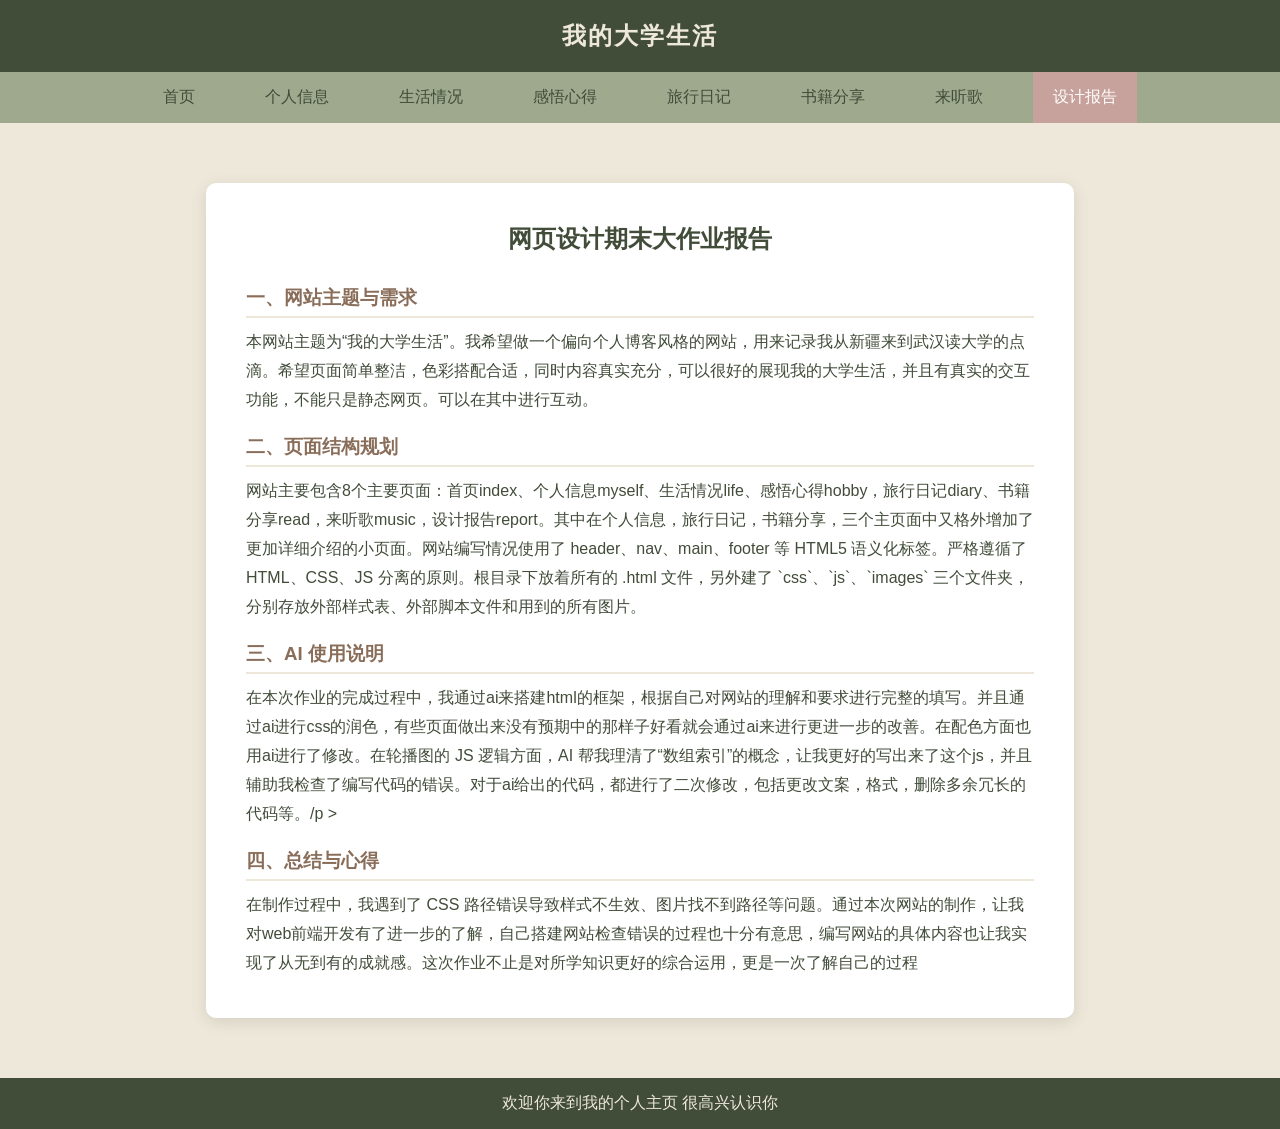
<file: report.html>
<!DOCTYPE html>
<html lang="zh-CN">
<head>
    <meta charset="UTF-8">
    <title>我的大学生活 - 首页</title>
    <link rel="stylesheet" href="css/style.css">
</head>
<body>
    <header>
        <div class="logo">我的大学生活</div>
    </header>

    <nav>
        <ul>
            <li><a href="index.html">首页</a></li>

            <li><a href="myself.html">个人信息</a></li>
            <li><a href="life.html">生活情况</a></li>
            <li><a href="hobby.html">感悟心得</a></li>
            <li><a href="diary.html">旅行日记</a></li>
            <li><a href="read.html">书籍分享</a></li>
            <li><a href="music.html" >来听歌</a></li>
            <li><a href="report.html" class="active">设计报告</a></li>
        </ul>
    </nav>


<main>
        <section class="report-card">
            <h2>网页设计期末大作业报告</h2>
            
            <h3>一、网站主题与需求</h3>
            <p>本网站主题为“我的大学生活”。我希望做一个偏向个人博客风格的网站，用来记录我从新疆来到武汉读大学的点滴。希望页面简单整洁，色彩搭配合适，同时内容真实充分，可以很好的展现我的大学生活，并且有真实的交互功能，不能只是静态网页。可以在其中进行互动。</p >
            
            <h3>二、页面结构规划</h3>
            <p>网站主要包含8个主要页面：首页index、个人信息myself、生活情况life、感悟心得hobby，旅行日记diary、书籍分享read，来听歌music，设计报告report。其中在个人信息，旅行日记，书籍分享，三个主页面中又格外增加了更加详细介绍的小页面。网站编写情况使用了 header、nav、main、footer 等 HTML5 语义化标签。严格遵循了 HTML、CSS、JS 分离的原则。根目录下放着所有的 .html 文件，另外建了 `css`、`js`、`images` 三个文件夹，分别存放外部样式表、外部脚本文件和用到的所有图片。</p >

            <h3>三、AI 使用说明</h3>
            <p>在本次作业的完成过程中，我通过ai来搭建html的框架，根据自己对网站的理解和要求进行完整的填写。并且通过ai进行css的润色，有些页面做出来没有预期中的那样子好看就会通过ai来进行更进一步的改善。在配色方面也用ai进行了修改。在轮播图的 JS 逻辑方面，AI 帮我理清了“数组索引”的概念，让我更好的写出来了这个js，并且辅助我检查了编写代码的错误。对于ai给出的代码，都进行了二次修改，包括更改文案，格式，删除多余冗长的代码等。/p >

            <h3>四、总结与心得</h3>
            <p>在制作过程中，我遇到了 CSS 路径错误导致样式不生效、图片找不到路径等问题。通过本次网站的制作，让我对web前端开发有了进一步的了解，自己搭建网站检查错误的过程也十分有意思，编写网站的具体内容也让我实现了从无到有的成就感。这次作业不止是对所学知识更好的综合运用，更是一次了解自己的过程</p >
        </section>
 
    </main>

    <footer>
        <p>欢迎你来到我的个人主页 很高兴认识你</p >
    </footer>

    <script src="js/script.js"></script>
</body>
</html>
</file>
<file: css/style.css>
* {
    margin: 0;
    padding: 0;
    box-sizing: border-box;
}


body {
    font-family: "Microsoft YaHei", sans-serif;
    background-color: #EEE8DA; 
    color: #414C39; 
    display: flex;
    flex-direction: column;
    min-height: 100vh; 
    transition: background-color 0.5s, color 0.5s; 
}


header, footer {
    background-color: #414C39; 
    color: #EEE8DA; 
    text-align: center;
    padding: 20px 0;
}
footer {
    padding: 15px 0;
    margin-top: auto;
}
.logo {
    font-size: 24px;
    font-weight: bold;
    letter-spacing: 2px;
}

nav {
    background-color: #9EA98D; }
nav ul {
    list-style: none;
    display: flex;
    justify-content: center;
}
nav ul li {
    margin: 0 15px;
}
nav ul li a {
    color: #414C39;     text-decoration: none;
    padding: 15px 20px;
    display: block;
    transition: background-color 0.3s ease, color 0.3s; 
}
nav ul li a:hover, nav ul li a.active {
    background-color: #C7A19B; 
    color: #ffffff; 
}


main {
    flex: 1; 
    display: flex;
    justify-content: center;
    padding: 40px 20px;
}


.profile-card {
    background-color: #F8F6F0;
    width: 500px;
    padding: 30px;
    border-radius: 10px;
    box-shadow: 0 4px 15px rgba(65, 76, 57, 0.15);
    text-align: center;
}
.profile-card h2 {
    margin-bottom: 15px;
    color: #414C39;
}
.profile-card p {
    line-height: 1.6;
    margin-bottom: 10px;
}


.avatar {
    width: 150px;
    height: 150px;
    border-radius: 50%;
    object-fit: cover;
    margin-bottom: 20px;
    border: 4px solid #9EA98D; 
    transition: transform 0.3s ease;
}
.avatar:hover {
    transform: scale(1.1);
}

.info {
    background-color: #EEE8DA; 
    padding: 15px;
    border-radius: 8px;
    margin: 20px 0;
    text-align: left;
    border-left: 5px solid #C7A19B;
}

.button {
    background-color: #9EA98D; 
    color: #ffffff;
    border: none;
    padding: 10px 20px;
    border-radius: 5px;
    cursor: pointer;
    font-size: 16px;
    transition: background-color 0.3s;
}
button:hover {
    background-color: #C7A19B; 
}

.carousel-container {
    width: 100%;
    text-align: center;
    margin-top: 20px; 
}
.carousel-images img {
    width: 300px; 
    height: 200px;
    object-fit: cover;
    border-radius: 10px;
    transition: opacity 0.5s; 
}
.carousel-btns button {
    margin: 10px;
    padding: 5px 15px;
    background-color: #414C39;  
}



.hobby-container {
    background-color: #F8F6F0;
    width: 90% !important;
    max-width: 1000px !important;
    margin: 30px auto !important;
    padding: 40px;
    border-radius: 10px;
    box-shadow: 0 4px 15px rgba(65, 76, 57, 0.15);
}
.hobby-container h2 {
    text-align: center;
    color: #414C39;
    margin-bottom: 30px;
    font-size: 28px;
}
.hobby-container .photo-item {
    display: flex;
    flex-direction: column; 
    align-items: center; 
    margin-bottom: 50px; 
    background-color: #f7f5f0;
    padding: 30px;
    border-radius: 10px;
}
.hobby-container .photo-item img {
    width: 80%; 
    max-width: 600px; 
    height: 300px;
    object-fit: cover; 
    border-radius: 8px;
    margin-bottom: 20px; 
}
.hobby-container .photo-item p:first-of-type {
    font-size: 24px; 
    font-weight: bold;
    color: #414C39; 
    text-align: center; 
    margin-top: 10px;
    margin-bottom: 20px; 
    width: 100%;
    writing-mode: horizontal-tb; 
    border-left: 4px solid #C7A19B; 
    border-right: 4px solid #C7A19B; 
    display: inline-block;
    padding: 0 20px; 
}
.hobby-container .photo-item p:last-of-type {
    font-size: 16px;
    line-height: 2.0; 
    text-align: justify; 
    width: 90%; 
    margin: 0;
}


.report-card {
    background-color: #ffffff;
    width: 70%;
    margin: 20px auto;
    padding: 40px;
    border-radius: 10px;
    box-shadow: 0 4px 15px rgba(65, 76, 57, 0.15);
}
.report-card h2 {
    text-align: center;
    color: #414C39;
    margin-bottom: 30px;
}
.report-card h3 {
    color: #896D59; 
    margin-top: 20px;
    margin-bottom: 10px;
    border-bottom: 2px solid #EEE8DA;
    padding-bottom: 5px;
}
.report-card p {
    line-height: 1.8;
    color: #414C39;
}




body.dark-mode {
    background-color: #1c1e18 !important;
    color: #EEE8DA !important; }


body.dark-mode header,
body.dark-mode footer {
    background-color: #11130f !important;
}


body.dark-mode nav {
    background-color: #414C39 !important;
}
body.dark-mode nav ul li a {
    color: #EEE8DA !important; 
}
body.dark-mode nav ul li a:hover, 
body.dark-mode nav ul li a.active {
    background-color: #896D59 !important; 
}


body.dark-mode .profile-card,
body.dark-mode .report-card,
body.dark-mode .hobby-container,
body.dark-mode .life-container .photo-item {
    background-color: #2a3026 !important; 
    color: #EEE8DA !important;
    box-shadow: 0 4px 15px rgba(0, 0, 0, 0.5) !important; 
}


body.dark-mode h1, body.dark-mode h2, body.dark-mode h3 {
    color: #EEE8DA !important;
}


body.dark-mode .info,
body.dark-mode .hobby-container .photo-item {
    background-color: #22251e !important; 
    color: #EEE8DA !important;
}


body.dark-mode button {
    background-color: #896D59 !important;
    color: #EEE8DA !important;
}
body.dark-mode button:hover {
    background-color: #C7A19B !important;
}

.hobby-container .photo-item a {
    color: #414C39; 
    text-decoration: none; 
    font-weight: bold; 
    font-size: 18px; 
    transition: color 0.3s; 
    border-bottom: 2px solid #C7A19B;


.hobby-container .photo-item a:hover {
    color: #C7A19B; 
    border-bottom: 2px solid #414C39; /
}
</file>
